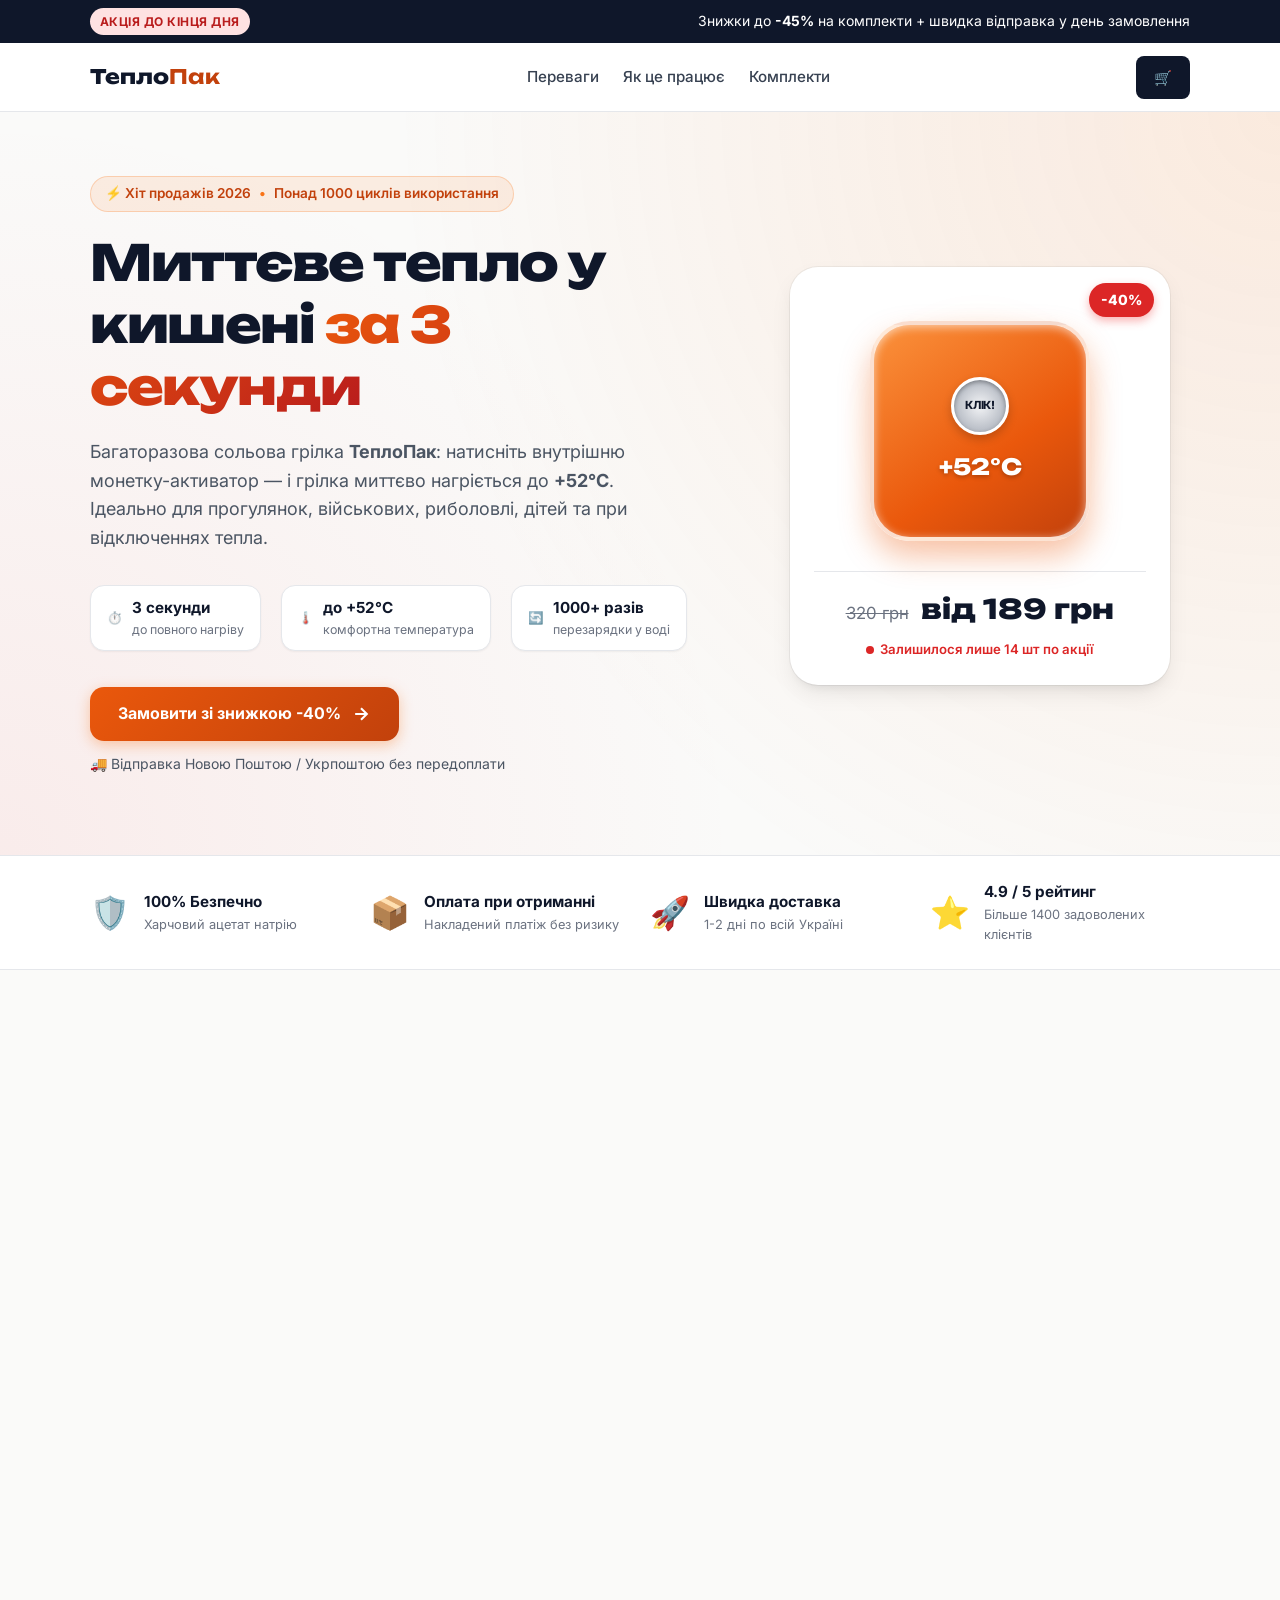
<file: index.html>
<!DOCTYPE html>
<html lang="uk">
<head>
  <meta charset="UTF-8">
  <meta name="viewport" content="width=device-width, initial-scale=1.0">
  <title>ТеплоПак — Багаторазові кишенькові сольові грілки | Швидке тепло за 3 секунди</title>
  <meta name="description" content="Багаторазові сольові грілки для рук та тіла. Миттєве нагрівання до +52°C за одне клацання. Працює до 1000 циклів. Доставка по Україні.">
  <meta name="theme-color" content="#f97316">
  <meta property="og:type" content="website">
  <meta property="og:title" content="ТеплоПак — багаторазові грілки з миттєвим нагрівом">
  <meta property="og:description" content="Миттєве тепло у кишені за 3 секунди. До 1000 циклів, безпечний склад, оплата при отриманні.">
  <meta property="og:locale" content="uk_UA">
  <link rel="icon" href="data:image/svg+xml,<svg xmlns=%22http://www.w3.org/2000/svg%22 viewBox=%220 0 100 100%22><text y=%22.9em%22 font-size=%2290%22>🔥</text></svg>">
  <link rel="preconnect" href="https://fonts.googleapis.com">
  <link rel="preconnect" href="https://fonts.gstatic.com" crossorigin>
  <link href="https://fonts.googleapis.com/css2?family=Inter:wght@400;500;600;700;800&family=Unbounded:wght@600;700;800&display=swap&subset=cyrillic,latin" rel="stylesheet">
  <link rel="stylesheet" href="css/style.css?v=9">

  <!-- Google Analytics 4 -->
  <script async src="https://www.googletagmanager.com/gtag/js?id=G-XXXXXXXXXX"></script>
  <script>
    window.dataLayer = window.dataLayer || [];
    function gtag(){dataLayer.push(arguments);}
    window.gtag = gtag;
    gtag('js', new Date());
    gtag('config', 'G-XXXXXXXXXX', { send_page_view: true });
  </script>
</head>
<body>

  <!-- Top Announcement Bar -->
  <aside class="top-bar">
    <div class="container top-bar__inner">
      <span class="badge badge--pulse">Акція до кінця дня</span>
      <p class="top-bar__text">Знижки до <strong>-45%</strong> на комплекти + швидка відправка у день замовлення</p>
    </div>
  </aside>

  <!-- Header -->
  <header class="header">
    <div class="container header__inner">
      <a href="#" class="logo">
        <span class="logo__text">Тепло<strong>Пак</strong></span>
      </a>

      <nav class="nav">
        <a href="#benefits" class="nav__link">Переваги</a>
        <a href="#how-it-works" class="nav__link">Як це працює</a>
        <a href="#packs" class="nav__link">Комплекти</a>
      </nav>

      <a href="cart.html" class="btn btn--header">🛒 <span class="cart-badge" style="display:none; background:#dc2626; color:#fff; border-radius:999px; padding:2px 7px; font-size:0.75rem; margin-left:4px;"></span></a>
    </div>
  </header>

  <main>

  <!-- Hero Section -->
  <section class="hero">
    <div class="container hero__inner">
      <div class="hero__content">
        <div class="hero__tag">
          <span>⚡ Хіт продажів 2026</span>
          <span class="dot">•</span>
          <span>Понад 1000 циклів використання</span>
        </div>
        <h1 class="hero__title">
          Миттєве тепло у кишені <span class="highlight">за 3 секунди</span>
        </h1>
        <p class="hero__desc">
          Багаторазова сольова грілка <strong>ТеплоПак</strong>: натисніть внутрішню монетку-активатор — і грілка миттєво нагріється до <strong>+52°C</strong>. Ідеально для прогулянок, військових, риболовлі, дітей та при відключеннях тепла.
        </p>

        <div class="hero__highlights">
          <div class="highlight-item">
            <span class="highlight-item__icon">⏱️</span>
            <div>
              <strong>3 секунди</strong>
              <span>до повного нагріву</span>
            </div>
          </div>
          <div class="highlight-item">
            <span class="highlight-item__icon">🌡️</span>
            <div>
              <strong>до +52°C</strong>
              <span>комфортна температура</span>
            </div>
          </div>
          <div class="highlight-item">
            <span class="highlight-item__icon">🔄</span>
            <div>
              <strong>1000+ разів</strong>
              <span>перезарядки у воді</span>
            </div>
          </div>
        </div>

        <div class="hero__actions">
          <a href="#order" class="btn btn--primary btn--pulse">
            <span>Замовити зі знижкою -40%</span>
            <svg width="20" height="20" viewBox="0 0 24 24" fill="none" stroke="currentColor" stroke-width="2.5"><path d="M5 12h14M12 5l7 7-7 7"/></svg>
          </a>
          <span class="hero__guarantee">🚚 Відправка Новою Поштою / Укрпоштою без передоплати</span>
        </div>
      </div>

      <div class="hero__visual">
        <div class="product-card-preview">
          <div class="product-badge">-40%</div>
          <div class="product-visual">
            <!-- SVG warmer visual illustration -->
            <div class="warmer-graphic">
              <div class="warmer-glow"></div>
              <div class="warmer-body">
                <div class="warmer-activator">
                  <div class="activator-click">Клік!</div>
                </div>
                <div class="warmer-waves">
                  <span class="wave w1"></span>
                  <span class="wave w2"></span>
                  <span class="wave w3"></span>
                </div>
                <div class="warmer-temp">+52°C</div>
              </div>
            </div>
          </div>
          <div class="product-meta">
            <div class="product-meta__price">
              <span class="old-price">320 грн</span>
              <span class="current-price">від 189 грн</span>
            </div>
            <div class="product-meta__stock">
              <span class="stock-dot"></span> Залишилося лише 14 шт по акції
            </div>
          </div>
        </div>
      </div>
    </div>
  </section>

  <!-- Trust Badges -->
  <section class="trust-strip">
    <div class="container trust-strip__inner">
      <div class="trust-item">
        <span class="trust-item__icon">🛡️</span>
        <div class="trust-item__text">
          <strong>100% Безпечно</strong>
          <span>Харчовий ацетат натрію</span>
        </div>
      </div>
      <div class="trust-item">
        <span class="trust-item__icon">📦</span>
        <div class="trust-item__text">
          <strong>Оплата при отриманні</strong>
          <span>Накладений платіж без ризику</span>
        </div>
      </div>
      <div class="trust-item">
        <span class="trust-item__icon">🚀</span>
        <div class="trust-item__text">
          <strong>Швидка доставка</strong>
          <span>1-2 дні по всій Україні</span>
        </div>
      </div>
      <div class="trust-item">
        <span class="trust-item__icon">⭐</span>
        <div class="trust-item__text">
          <strong>4.9 / 5 рейтинг</strong>
          <span>Більше 1400 задоволених клієнтів</span>
        </div>
      </div>
    </div>
  </section>

  <!-- Benefits Section -->
  <!-- Pricing Packs -->
  <section class="packs" id="packs">
    <div class="container">
      <div class="section-head">
        <span class="section-tag">Вигідні пропозиції</span>
        <h2 class="section-title">Оберіть свій комплект зі знижкою</h2>
        <p class="section-subtitle">Більше штук — вигідніша ціна за кожну грілку</p>
      </div>

      <div class="packs__grid">
        <!-- Pack 1 -->
        <div class="pack-card" data-pack-id="1">
          <div class="pack-card__header">
            <h3 class="pack-card__title">Комплект «Спробувати»</h3>
            <span class="pack-card__qty">1 штука</span>
          </div>
          <div class="pack-card__pricing">
            <div class="price-block">
              <span class="price-current">189 грн</span>
              <span class="price-old">290 грн</span>
            </div>
            <span class="pack-card__economy">Економія 101 грн</span>
          </div>
          <ul class="pack-card__features">
            <li>✓ 1 багаторазова сольова грілка</li>
            <li>✓ До 1000 циклів використання</li>
            <li>✓ Інструкція в комплекті</li>
            <li>✓ Оплата при отриманні</li>
          </ul>
          <button type="button" class="btn btn--outline select-pack-btn" data-pack="1" data-title="1 шт — Комплект «Спробувати» (189 грн)" data-price="189" data-cart-id="try" data-cart-title="1 шт — Комплект «Спробувати» (189 грн)" data-cart-price="189">
            Додати в кошик
          </button>
          <a href="product-try.html" class="btn btn--outline" style="margin-top: 8px; font-size: 0.85rem;">Детальніше про товар</a>

        </div>

        <!-- Pack 2 (Popular) -->
        <div class="pack-card pack-card--popular" data-pack-id="2">
          <div class="pack-popular-badge">🔥 ХІТ ПРОДАЖІВ</div>
          <div class="pack-card__header">
            <h3 class="pack-card__title">Комплект «Для двох рук»</h3>
            <span class="pack-card__qty">2 штуки</span>
          </div>
          <div class="pack-card__pricing">
            <div class="price-block">
              <span class="price-current">329 грн</span>
              <span class="price-old">580 грн</span>
            </div>
            <span class="pack-card__economy">Економія 251 грн</span>
          </div>
          <ul class="pack-card__features">
            <li>✓ 2 багаторазові грілки (в обидві кишені)</li>
            <li>✓ Всього по <strong>164 грн/шт</strong></li>
            <li>✓ Фірмовий мішечок для зберігання</li>
            <li>✓ Швидка відправка в день замовлення</li>
          </ul>
          <button type="button" class="btn btn--primary select-pack-btn" data-pack="2" data-title="2 шт — Комплект «Для двох рук» (329 грн)" data-price="329" data-cart-id="duo" data-cart-title="2 шт — Комплект «Для двох рук» (329 грн)" data-cart-price="329">
            Додати в кошик
          </button>
          <a href="product-duo.html" class="btn btn--outline" style="margin-top: 8px; font-size: 0.85rem;">Детальніше про товар</a>

        </div>

        <!-- Pack 3 (Family / Army) -->
        <div class="pack-card" data-pack-id="4">
          <div class="pack-card__header">
            <h3 class="pack-card__title">Комплект «Сімейний / Тактичний»</h3>
            <span class="pack-card__qty">4 штуки</span>
          </div>
          <div class="pack-card__pricing">
            <div class="price-block">
              <span class="price-current">549 грн</span>
              <span class="price-old">1160 грн</span>
            </div>
            <span class="pack-card__economy">Економія 611 грн</span>
          </div>
          <ul class="pack-card__features">
            <li>✓ 4 багаторазові грілки</li>
            <li>✓ Всього по <strong>137 грн/шт</strong></li>
            <li>✓ 🎁 <strong>Безкоштовна доставка</strong></li>
            <li>✓ Найкращий вибір для всієї родини або бійців</li>
          </ul>
          <button type="button" class="btn btn--outline select-pack-btn" data-pack="4" data-title="4 шт — Комплект «Сімейний/Тактичний» (549 грн)" data-price="549" data-cart-id="family" data-cart-title="4 шт — Комплект «Сімейний/Тактичний» (549 грн)" data-cart-price="549">
            Додати в кошик
          </button>
          <a href="product-family.html" class="btn btn--outline" style="margin-top: 8px; font-size: 0.85rem;">Детальніше про товар</a>

        </div>
      </div>
    </div>
  </section>


  <section class="benefits" id="benefits">
    <div class="container">
      <div class="section-head">
        <span class="section-tag">Чому обирають ТеплоПак</span>
        <h2 class="section-title">Забудьте про замерзлі руки та холод</h2>
        <p class="section-subtitle">Просте та екологічне рішення, яке рятує взимку та в сиру погоду</p>
      </div>

      <div class="benefits__grid">
        <div class="benefit-card">
          <div class="benefit-card__icon">⚡</div>
          <h3 class="benefit-card__title">Миттєве спрацювання</h3>
          <p class="benefit-card__desc">Достатньо лише злегка перегнути внутрішній металевий тригер, і запускається ланцюгова реакція кристалізації з виділенням тепла.</p>
        </div>

        <div class="benefit-card">
          <div class="benefit-card__icon">♻️</div>
          <h3 class="benefit-card__title">Нескінченне перезаряджання</h3>
          <p class="benefit-card__desc">Після охолодження просто прокип'ятіть грілку в каструлі з водою 5–10 хвилин — і кристали знову перетворяться на прозорий рідкий гель.</p>
        </div>

        <div class="benefit-card">
          <div class="benefit-card__icon">🌿</div>
          <h3 class="benefit-card__title">Екологічно та нетоксично</h3>
          <p class="benefit-card__desc">Всередині — нешкідливий розчин солі (ацетат натрію). Гіпоалергенний, без неприємного запаху та безпечний навіть для дітей.</p>
        </div>

        <div class="benefit-card">
          <div class="benefit-card__icon">🧤</div>
          <h3 class="benefit-card__title">Компактний кишеньковий розмір</h3>
          <p class="benefit-card__desc">Легко вміщується в рукавицю, кишеню куртки, спальний мішок або навіть у взуття. Завжди під рукою у потрібний момент.</p>
        </div>

        <div class="benefit-card">
          <div class="benefit-card__icon">🔋</div>
          <h3 class="benefit-card__title">Автономно без батарейок</h3>
          <p class="benefit-card__desc">Не потрібні розетки, павербанки чи батарейки. Працює в будь-яких польових умовах, у лісі, на блокпостах чи в дорозі.</p>
        </div>

        <div class="benefit-card">
          <div class="benefit-card__icon">❄️</div>
          <h3 class="benefit-card__title">Також працює як холодний компрес</h3>
          <p class="benefit-card__desc">Якщо покласти рідку грілку на 30 хвилин у холодильник (без активації), вона чудово підійде як холодний компрес при забоях і синцях.</p>
        </div>
      </div>
    </div>
  </section>

  <!-- How it Works -->
  <section class="how-it-works" id="how-it-works">
    <div class="container">
      <div class="section-head">
        <span class="section-tag">Проста інструкція</span>
        <h2 class="section-title">Як користуватися грілкою?</h2>
        <p class="section-subtitle">Усього 3 прості кроки для комфортного тепла</p>
      </div>

      <div class="steps-grid">
        <div class="step-card">
          <div class="step-card__number">1</div>
          <h3 class="step-card__title">Натисніть на монетку</h3>
          <p class="step-card__desc">Знайдіть усередині грілки металевий диск-медальйон і злегка перегніть його пальцями до клацання.</p>
        </div>

        <div class="step-card">
          <div class="step-card__number">2</div>
          <h3 class="step-card__title">Насолоджуйтесь теплом</h3>
          <p class="step-card__desc">За 3 секунди розчин кристалізується та нагріється до +52°C. Розімніть її в руках та насолоджуйтеся 60-90 хвилин.</p>
        </div>

        <div class="step-card">
          <div class="step-card__number">3</div>
          <h3 class="step-card__title">Перезарядіть у воді</h3>
          <p class="step-card__desc">Опустіть затверділу грілку в окріп на 5-10 хвилин, доки кристали повністю не розчиняться. Грілка знову готова до роботи!</p>
        </div>
      </div>
    </div>
  </section>

  <!-- Guarantee teaser -->
  <section style="padding: 40px 0; background: var(--gray-50); border-top: 1px solid var(--gray-200); border-bottom: 1px solid var(--gray-200);">
    <div class="container" style="display: flex; align-items: center; justify-content: space-between; gap: 20px; flex-wrap: wrap;">
      <div>
        <h3 style="margin: 0 0 6px; font-size: 1.2rem;">🛡️ Гарантія та повернення</h3>
        <p style="margin: 0; color: var(--gray-600); font-size: 0.95rem;">До 1000 циклів роботи. Повернення протягом 14 днів. Обмін за потреби.</p>
      </div>
      <a href="guarantee.html" class="btn btn--outline" style="width: auto; padding: 12px 24px;">Детальніше</a>
    </div>
  </section>

  <!-- Cart CTA Section -->
  <section class="order-section" id="order">
    <div class="container">
      <div class="order-box" style="grid-template-columns: 1fr; text-align: center; padding: 48px;">
        <div>
          <span class="badge badge--orange">Оформлення замовлення</span>
          <h2 class="order-box__title">Готові замовити? Перейдіть у кошик</h2>
          <p class="order-box__desc">Оберіть комплекти вище, додайте їх у кошик — і заповніть форму доставки.</p>
          <a href="cart.html" class="btn btn--primary btn--pulse" style="font-size: 1.1rem; padding: 16px 32px;">🛒 Перейти в кошик</a>
        </div>
      </div>
    </div>
  </section>

  <!-- FAQ Section -->
  <section class="faq">
    <div class="container">
      <div class="section-head">
        <span class="section-tag">Часті запитання</span>
        <h2 class="section-title">Відповіді на популярні запитання</h2>
      </div>

      <div class="faq__list">
        <details class="faq-item">
          <summary class="faq-item__question">Як довго тримає тепло одна грілка?</summary>
          <div class="faq-item__answer">
            У кишені або рукавичці грілка зберігає комфортне тепло (+48°...+52°C) близько 60–90 хвилин. Якщо загорнути її у тканину або тримати у внутрішній кишені теплої куртки, час тепловіддачі збільшується.
          </div>
        </details>

        <details class="faq-item">
          <summary class="faq-item__question">Чи не обпече вона руки?</summary>
          <div class="faq-item__answer">
            Максимальна температура нагрівання становить близько +52°C — це фізіологічно безпечна температура, яка зігріває, але не спричиняє опіків на шкірі. Вона приємна і повністю комфортна для дорослих та дітей.
          </div>
        </details>

        <details class="faq-item">
          <summary class="faq-item__question">Скільки разів її можна перезаряджати?</summary>
          <div class="faq-item__answer">
            Грілка розрахована на 1000+ циклів використання. Сольовий розчин не втрачає своїх хімічних властивостей при багаторазовому кип'ятінні, а щільний PVC-матеріал є міцним та герметичним.
          </div>
        </details>

        <details class="faq-item">
          <summary class="faq-item__question">Як відбувається доставка та оплата?</summary>
          <div class="faq-item__answer">
            Доставка здійснюється Новою Поштою та Укрпоштою по всій Україні (1–2 дні). Ви можете оплатити замовлення при отриманні на пошті після огляду товару або одразу на розрахунковий рахунок.
          </div>
        </details>
      </div>
    </div>
  </section>

  </main>

  <!-- Footer -->
  <footer class="footer">
    <div class="container footer__inner">
      <div class="footer__brand">
        <div class="logo">
          <span class="logo__text">Тепло<strong>Пак</strong></span>
        </div>
        <p class="footer__copy">© 2026 ТеплоПак. Багаторазові сольові грілки в Україні. Усі права захищено.</p>
        <p class="footer__copy"><a href="privacy.html" style="color: inherit; text-decoration: underline;">Політика конфіденційності</a> · <a href="guarantee.html" style="color: inherit; text-decoration: underline;">Гарантія і повернення</a></p>
      </div>

      <div class="footer__info">
        <p>Графік роботи Call-центру: щодня з 09:00 до 20:00</p>
        <p>Відправки щодня до 17:00</p>
      </div>
    </div>
  </footer>

  <!-- Mobile sticky CTA -->
  <div class="mobile-cta">
    <div class="mobile-cta__price">
      <span>Ціна від</span>
      <strong>189 грн</strong>
    </div>
    <a href="#order" class="btn btn--primary mobile-cta__btn">Замовити</a>
  </div>

  <!-- Success Modal -->
  <div class="modal" id="successModal">
    <div class="modal__overlay" id="modalOverlay"></div>
    <div class="modal__content">
      <div class="modal__icon">🎉</div>
      <h3 class="modal__title">Дякуємо за замовлення!</h3>
      <p class="modal__desc">
        Ми успішно отримали вашу заявку. Наш менеджер зателефонує вам найближчим часом для підтвердження та відправки.
      </p>
      <div class="modal__details" id="modalDetails">
        <!-- Injected via JS -->
      </div>
      <button type="button" class="btn btn--primary" id="closeModalBtn">Зрозуміло</button>
    </div>
  </div>

  <script src="js/config.js?v=7" defer></script>
  <script src="js/cart.js?v=3" defer></script>
  <script src="js/app.js?v=21" defer></script>
</body>
</html>
</file>
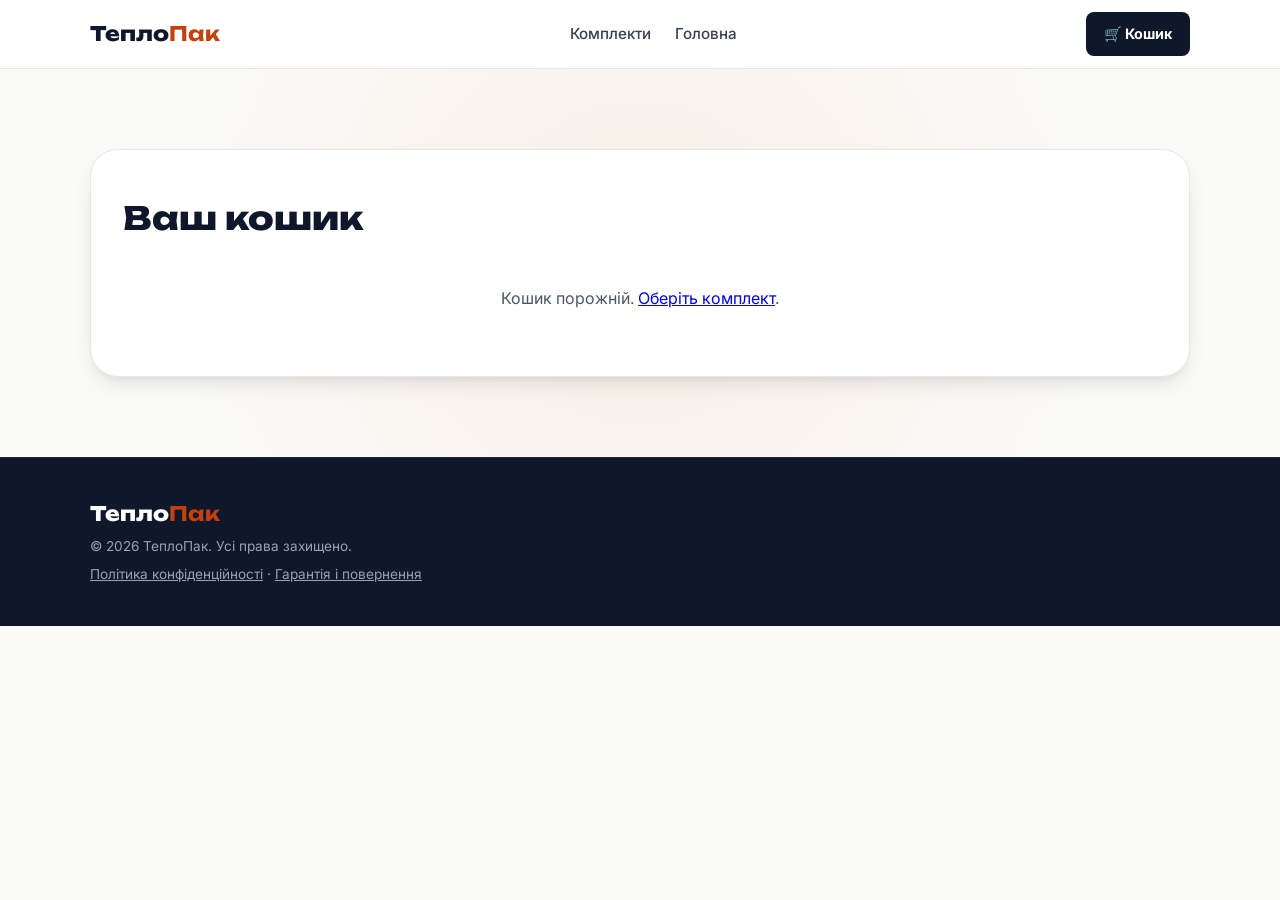
<file: cart.html>
<!DOCTYPE html>
<html lang="uk">
<head>
  <meta charset="UTF-8">
  <meta name="viewport" content="width=device-width, initial-scale=1.0">
  <title>Кошик — ТеплоПак</title>
  <meta name="description" content="Кошик замовлень ТеплоПак. Оформіть доставку сольових грілок.">
  <meta name="theme-color" content="#f97316">
  <link rel="preconnect" href="https://fonts.googleapis.com">
  <link rel="preconnect" href="https://fonts.gstatic.com" crossorigin>
  <link href="https://fonts.googleapis.com/css2?family=Inter:wght@400;500;600;700;800&family=Unbounded:wght@600;700;800&display=swap&subset=cyrillic,latin" rel="stylesheet">
  <link rel="stylesheet" href="css/style.css?v=9">
</head>
<body>
  <header class="header">
    <div class="container header__inner">
      <a href="index.html" class="logo">
        <span class="logo__text">Тепло<strong>Пак</strong></span>
      </a>
      <nav class="nav">
        <a href="index.html#packs" class="nav__link">Комплекти</a>
        <a href="index.html" class="nav__link">Головна</a>
      </nav>
      <a href="cart.html" class="btn btn--header">🛒 Кошик <span class="cart-badge" style="display:none;"></span></a>
    </div>
  </header>

  <section class="order-section" id="order">
    <div class="container">
      <div class="order-box" style="grid-template-columns: 1fr;">
        <div class="order-box__form" style="padding: 32px;">
          <h2 class="order-box__title" style="margin-bottom: 16px;">Ваш кошик</h2>

          <div id="cartItems"></div>
          <div id="cartEmpty" style="text-align: center; padding: 32px 0; color: var(--gray-600);">
            Кошик порожній. <a href="index.html#packs">Оберіть комплект</a>.
          </div>
          <div id="cartTotal" style="font-size: 1.3rem; font-weight: 800; margin: 16px 0; display: none;">
            До сплати: <span style="color: var(--accent-red);"></span> грн
          </div>

          <form id="orderForm" class="form" style="display: none; margin-top: 32px;">
            <input type="hidden" name="selected_pack" id="selectedPackInput" value="">
            <input type="hidden" name="pack_price" id="packPriceInput" value="">
            <select id="packSelect" style="display:none;"><option value="1" data-price="189">1</option></select>

            <div class="form-group">
              <label for="userName" class="form-label">Ваше ім'я *</label>
              <input type="text" id="userName" name="name" class="form-input" placeholder="Наприклад: Олександр" required autocomplete="given-name">
            </div>

            <div class="form-group" id="patronymicGroup" style="display:none;">
              <label for="userPatronymic" class="form-label">По батькові *</label>
              <input type="text" id="userPatronymic" name="patronymic" class="form-input" placeholder="Наприклад: Іванович" autocomplete="additional-name">
              <small class="form-help">Обов'язково для адресної доставки</small>
            </div>

            <div class="form-group">
              <label for="userPhone" class="form-label">Номер телефону *</label>
              <input type="tel" id="userPhone" name="phone" class="form-input" placeholder="+38 (0__) ___-__-__" required autocomplete="tel">
              <small class="form-help">Для підтвердження та надсилання ТТН</small>
            </div>

            <div class="form-group autocomplete" id="cityGroup">
              <label for="userCity" class="form-label">Населений пункт *</label>
              <input type="text" id="userCity" name="city" class="form-input" placeholder="Почніть вводити: Київ, Львів..." required autocomplete="off">
              <div class="autocomplete-list" id="citySuggestions"></div>
            </div>

            <div class="form-group" id="carrierGroup" style="display:none;">
              <label for="carrierSelect" class="form-label">Перевізник *</label>
              <select id="carrierSelect" class="form-select" required>
                <option value="">Завантаження…</option>
              </select>
            </div>

            <div class="form-group" id="deliveryTypeGroup" style="display:none;">
              <label class="form-label">Спосіб доставки *</label>
              <div class="delivery-options">
                <label class="radio-option">
                  <input type="radio" name="deliveryType" value="branch" checked>
                  <span class="radio-custom"></span>
                  <span class="radio-label">Відділення</span>
                </label>
                <label class="radio-option">
                  <input type="radio" name="deliveryType" value="postomat">
                  <span class="radio-custom"></span>
                  <span class="radio-label">Поштомат</span>
                </label>
                <label class="radio-option">
                  <input type="radio" name="deliveryType" value="address">
                  <span class="radio-custom"></span>
                  <span class="radio-label">Адресна доставка кур'єром</span>
                </label>
              </div>
            </div>

            <div class="form-group autocomplete" id="branchGroup" style="display:none;">
              <label for="userBranch" class="form-label">Відділення / поштомат *</label>
              <input type="text" id="userBranch" name="branch" class="form-input" placeholder="Спочатку оберіть населений пункт" required autocomplete="off">
              <div class="autocomplete-list" id="branchSuggestions"></div>
            </div>

            <div class="form-group" id="addressGroup" style="display:none;">
              <label for="userStreet" class="form-label">Вулиця *</label>
              <input type="text" id="userStreet" name="street" class="form-input" placeholder="Наприклад: вул. Шевченка">
              <div class="form-row">
                <div class="form-group form-group--half">
                  <label for="userHouse" class="form-label">Будинок *</label>
                  <input type="text" id="userHouse" name="house" class="form-input" placeholder="10">
                </div>
                <div class="form-group form-group--half">
                  <label for="userFlat" class="form-label">Квартира</label>
                  <input type="text" id="userFlat" name="flat" class="form-input" placeholder="5">
                </div>
              </div>
            </div>

            <div class="form-group" id="paymentGroup" style="display:none;">
              <label class="form-label">Спосіб оплати *</label>
              <div class="payment-options">
                <label class="radio-option">
                  <input type="radio" name="payment" value="Накладений платіж (при отриманні)" checked>
                  <span class="radio-custom"></span>
                  <span class="radio-label">Накладений платіж (при отриманні)</span>
                </label>
                <label class="radio-option">
                  <input type="radio" name="payment" value="Оплата на картку / IBAN">
                  <span class="radio-custom"></span>
                  <span class="radio-label">Оплата на розрахунковий рахунок (IBAN)</span>
                </label>
              </div>
              <small class="form-help">Вартість доставки — за тарифом обраного перевізника.</small>
            </div>

            <div class="form-group" id="commentGroup" style="display:none;">
              <label for="userComment" class="form-label">Коментар до замовлення (необов'язково)</label>
              <textarea id="userComment" name="comment" class="form-textarea" rows="2" placeholder="Додаткові побажання чи деталі"></textarea>
            </div>

            <button type="submit" class="btn btn--primary btn--shimmer" id="submitBtn" style="width:100%; padding: 10px 20px; font-size: 0.95rem; margin: 16px 0 12px;">
              <span class="btn-text">🔥 ПІДТВЕРДИТИ ЗАМОВЛЕННЯ</span>
              <span class="btn-loader" style="display: none;">
                <svg class="spinner" viewBox="0 0 50 50"><circle class="path" cx="25" cy="25" r="20" fill="none" stroke-width="5"></circle></svg>
                Відправка...
              </span>
            </button>

            <div class="form-security">
              <span>🔒 Ваші дані захищені. Жодного спаму.</span>
            </div>
          </form>
        </div>
      </div>
    </div>
  </section>

  <div class="modal" id="successModal">
    <div class="modal__overlay" id="modalOverlay"></div>
    <div class="modal__content">
      <div class="modal__icon">✅</div>
      <h3 class="modal__title">Дякуємо за замовлення!</h3>
      <p class="modal__desc">Наш менеджер зв'яжеться з вами протягом 10–15 хвилин.</p>
      <div class="modal__details" id="modalDetails"></div>
      <button class="btn btn--primary" id="closeModalBtn">Зрозуміло</button>
    </div>
  </div>

  <footer class="footer">
    <div class="container footer__inner">
      <div>
        <div class="logo">
            <span class="logo__text">Тепло<strong>Пак</strong></span>
        </div>
        <p class="footer__copy">© 2026 ТеплоПак. Усі права захищено.</p>
        <p class="footer__copy"><a href="privacy.html" style="color: inherit; text-decoration: underline;">Політика конфіденційності</a> · <a href="guarantee.html" style="color: inherit; text-decoration: underline;">Гарантія і повернення</a></p>
      </div>
    </div>
  </footer>

  <script src="js/config.js?v=7" defer></script>
  <script src="js/cart.js?v=3" defer></script>
  <script src="js/app.js?v=21" defer></script>
  <script>
    // Render cart items
    document.addEventListener('DOMContentLoaded', () => {
      const container = document.getElementById('cartItems');
      const empty = document.getElementById('cartEmpty');
      const totalEl = document.getElementById('cartTotal');
      const form = document.getElementById('orderForm');

      function render() {
        const cart = window.TeploCart.get();
        container.innerHTML = '';
        if (cart.length === 0) {
          empty.style.display = 'block';
          totalEl.style.display = 'none';
          form.style.display = 'none';
          return;
        }
        empty.style.display = 'none';
        form.style.display = 'block';
        totalEl.style.display = 'block';
        totalEl.querySelector('span').textContent = window.TeploCart.total();

        cart.forEach(item => {
          const row = document.createElement('div');
          row.style.cssText = 'display:flex;align-items:center;justify-content:space-between;gap:12px;padding:12px;border:1px solid var(--gray-200);border-radius:8px;margin-bottom:8px;';

          const info = document.createElement('div');
          info.style.flex = '1';
          const title = document.createElement('div');
          title.style.cssText = 'font-weight:600;font-size:0.95rem;';
          title.textContent = item.title;
          const sub = document.createElement('div');
          sub.style.cssText = 'color:var(--gray-500);font-size:0.85rem;';
          sub.textContent = item.price + ' грн × ' + item.qty;
          info.appendChild(title);
          info.appendChild(sub);

          const controls = document.createElement('div');
          controls.style.cssText = 'display:flex;align-items:center;gap:8px;';

          function makeBtn(label, action, extraStyle) {
            const b = document.createElement('button');
            b.type = 'button';
            b.className = 'btn btn--outline';
            b.style.cssText = 'padding:4px 10px;' + (extraStyle || '');
            b.textContent = label;
            b.setAttribute('data-action', action);
            b.setAttribute('data-id', item.id);
            return b;
          }

          controls.appendChild(makeBtn('−', 'dec'));
          const qtySpan = document.createElement('span');
          qtySpan.style.cssText = 'min-width:24px;text-align:center;font-weight:700;';
          qtySpan.textContent = item.qty;
          controls.appendChild(qtySpan);
          controls.appendChild(makeBtn('+', 'inc'));
          const rmBtn = makeBtn('✕', 'rm', 'color:#dc2626;border-color:#dc2626;');
          controls.appendChild(rmBtn);

          row.appendChild(info);
          row.appendChild(controls);
          container.appendChild(row);
        });

        container.querySelectorAll('button[data-action]').forEach(btn => {
          btn.addEventListener('click', () => {
            const id = btn.getAttribute('data-id');
            const action = btn.getAttribute('data-action');
            const cart = window.TeploCart.get();
            const it = cart.find(x => x.id === id);
            if (!it) return;
            if (action === 'inc') window.TeploCart.updateQty(id, it.qty + 1);
            else if (action === 'dec') window.TeploCart.updateQty(id, it.qty - 1);
            else if (action === 'rm') window.TeploCart.remove(id);
            render();
          });
        });
      }

      render();
      window.addEventListener('cart:changed', render);
    });
  </script>
</body>
</html>
</file>
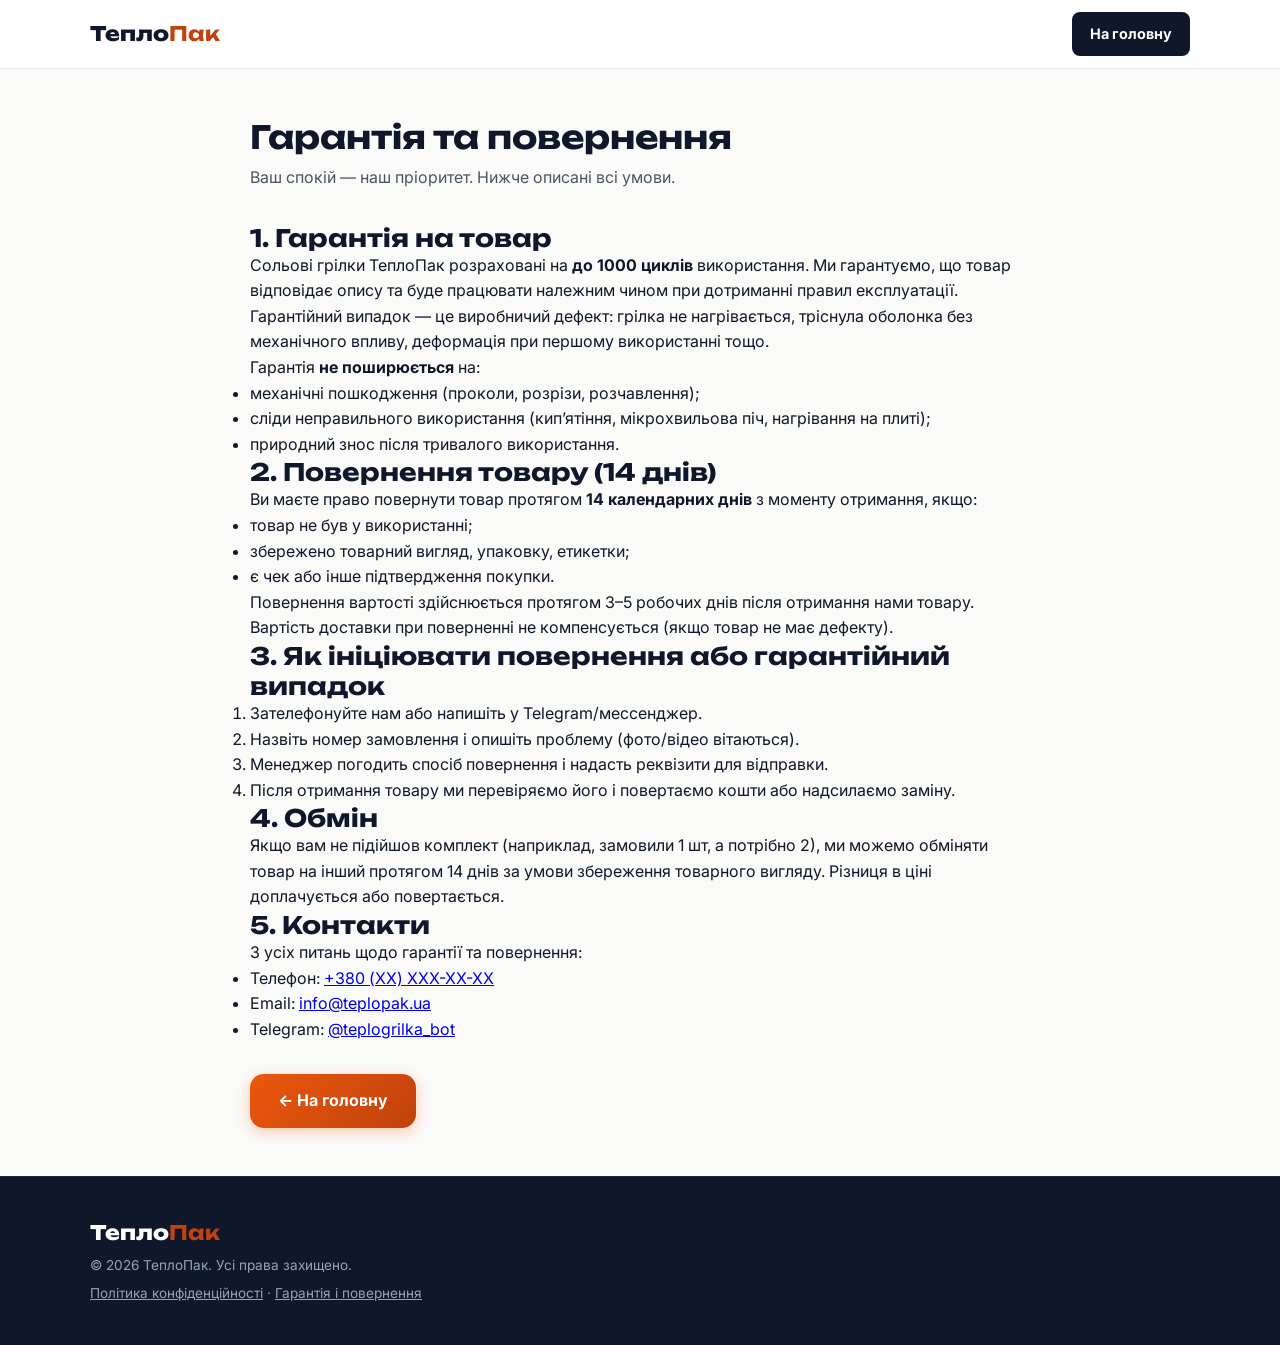
<file: guarantee.html>
<!DOCTYPE html>
<html lang="uk">
<head>
  <meta charset="UTF-8">
  <meta name="viewport" content="width=device-width, initial-scale=1.0">
  <title>Гарантія та повернення — ТеплоПак</title>
  <meta name="description" content="Умови гарантії та повернення товару ТеплоПак: 14 днів на повернення, гарантія на 1000 циклів, порядок дій.">
  <meta name="theme-color" content="#f97316">
  <link rel="preconnect" href="https://fonts.googleapis.com">
  <link rel="preconnect" href="https://fonts.gstatic.com" crossorigin>
  <link href="https://fonts.googleapis.com/css2?family=Inter:wght@400;500;600;700;800&family=Unbounded:wght@600;700;800&display=swap&subset=cyrillic,latin" rel="stylesheet">
  <link rel="stylesheet" href="css/style.css?v=9">
</head>
<body>
  <header class="header">
    <div class="container header__inner">
      <a href="index.html" class="logo">
        <span class="logo__text">Тепло<strong>Пак</strong></span>
      </a>
      <a href="index.html" class="btn btn--header">На головну</a>
    </div>
  </header>

  <main class="container" style="max-width: 820px; padding: 48px 20px;">
    <h1 style="margin-bottom: 8px;">Гарантія та повернення</h1>
    <p style="color: var(--gray-600); margin-bottom: 32px;">Ваш спокій — наш пріоритет. Нижче описані всі умови.</p>

    <h2>1. Гарантія на товар</h2>
    <p>Сольові грілки ТеплоПак розраховані на <strong>до 1000 циклів</strong> використання. Ми гарантуємо, що товар відповідає опису та буде працювати належним чином при дотриманні правил експлуатації.</p>
    <p>Гарантійний випадок — це виробничий дефект: грілка не нагрівається, тріснула оболонка без механічного впливу, деформація при першому використанні тощо.</p>
    <p>Гарантія <strong>не поширюється</strong> на:</p>
    <ul>
      <li>механічні пошкодження (проколи, розрізи, розчавлення);</li>
      <li>сліди неправильного використання (кипʼятіння, мікрохвильова піч, нагрівання на плиті);</li>
      <li>природний знос після тривалого використання.</li>
    </ul>

    <h2>2. Повернення товару (14 днів)</h2>
    <p>Ви маєте право повернути товар протягом <strong>14 календарних днів</strong> з моменту отримання, якщо:</p>
    <ul>
      <li>товар не був у використанні;</li>
      <li>збережено товарний вигляд, упаковку, етикетки;</li>
      <li>є чек або інше підтвердження покупки.</li>
    </ul>
    <p>Повернення вартості здійснюється протягом 3–5 робочих днів після отримання нами товару. Вартість доставки при поверненні не компенсується (якщо товар не має дефекту).</p>

    <h2>3. Як ініціювати повернення або гарантійний випадок</h2>
    <ol>
      <li>Зателефонуйте нам або напишіть у Telegram/мессенджер.</li>
      <li>Назвіть номер замовлення і опишіть проблему (фото/відео вітаються).</li>
      <li>Менеджер погодить спосіб повернення і надасть реквізити для відправки.</li>
      <li>Після отримання товару ми перевіряємо його і повертаємо кошти або надсилаємо заміну.</li>
    </ol>

    <h2>4. Обмін</h2>
    <p>Якщо вам не підійшов комплект (наприклад, замовили 1 шт, а потрібно 2), ми можемо обміняти товар на інший протягом 14 днів за умови збереження товарного вигляду. Різниця в ціні доплачується або повертається.</p>

    <h2>5. Контакти</h2>
    <p>З усіх питань щодо гарантії та повернення:</p>
    <ul>
      <li>Телефон: <a href="tel:+380XXXXXXXXX">+380 (XX) XXX-XX-XX</a></li>
      <li>Email: <a href="mailto:info@teplopak.ua">info@teplopak.ua</a></li>
      <li>Telegram: <a href="https://t.me/teplogrilka_bot">@teplogrilka_bot</a></li>
    </ul>
    <p style="margin-top: 32px;"><a href="index.html" class="btn btn--primary">← На головну</a></p>
  </main>

  <footer class="footer">
    <div class="container footer__inner">
      <div>
        <div class="logo">
            <span class="logo__text">Тепло<strong>Пак</strong></span>
        </div>
        <p class="footer__copy">© 2026 ТеплоПак. Усі права захищено.</p>
        <p class="footer__copy"><a href="privacy.html" style="color: inherit; text-decoration: underline;">Політика конфіденційності</a> · <a href="guarantee.html" style="color: inherit; text-decoration: underline;">Гарантія і повернення</a></p>
      </div>
    </div>
  </footer>
  <script src="js/cart.js?v=3" defer></script>
</body>
</html>
</file>
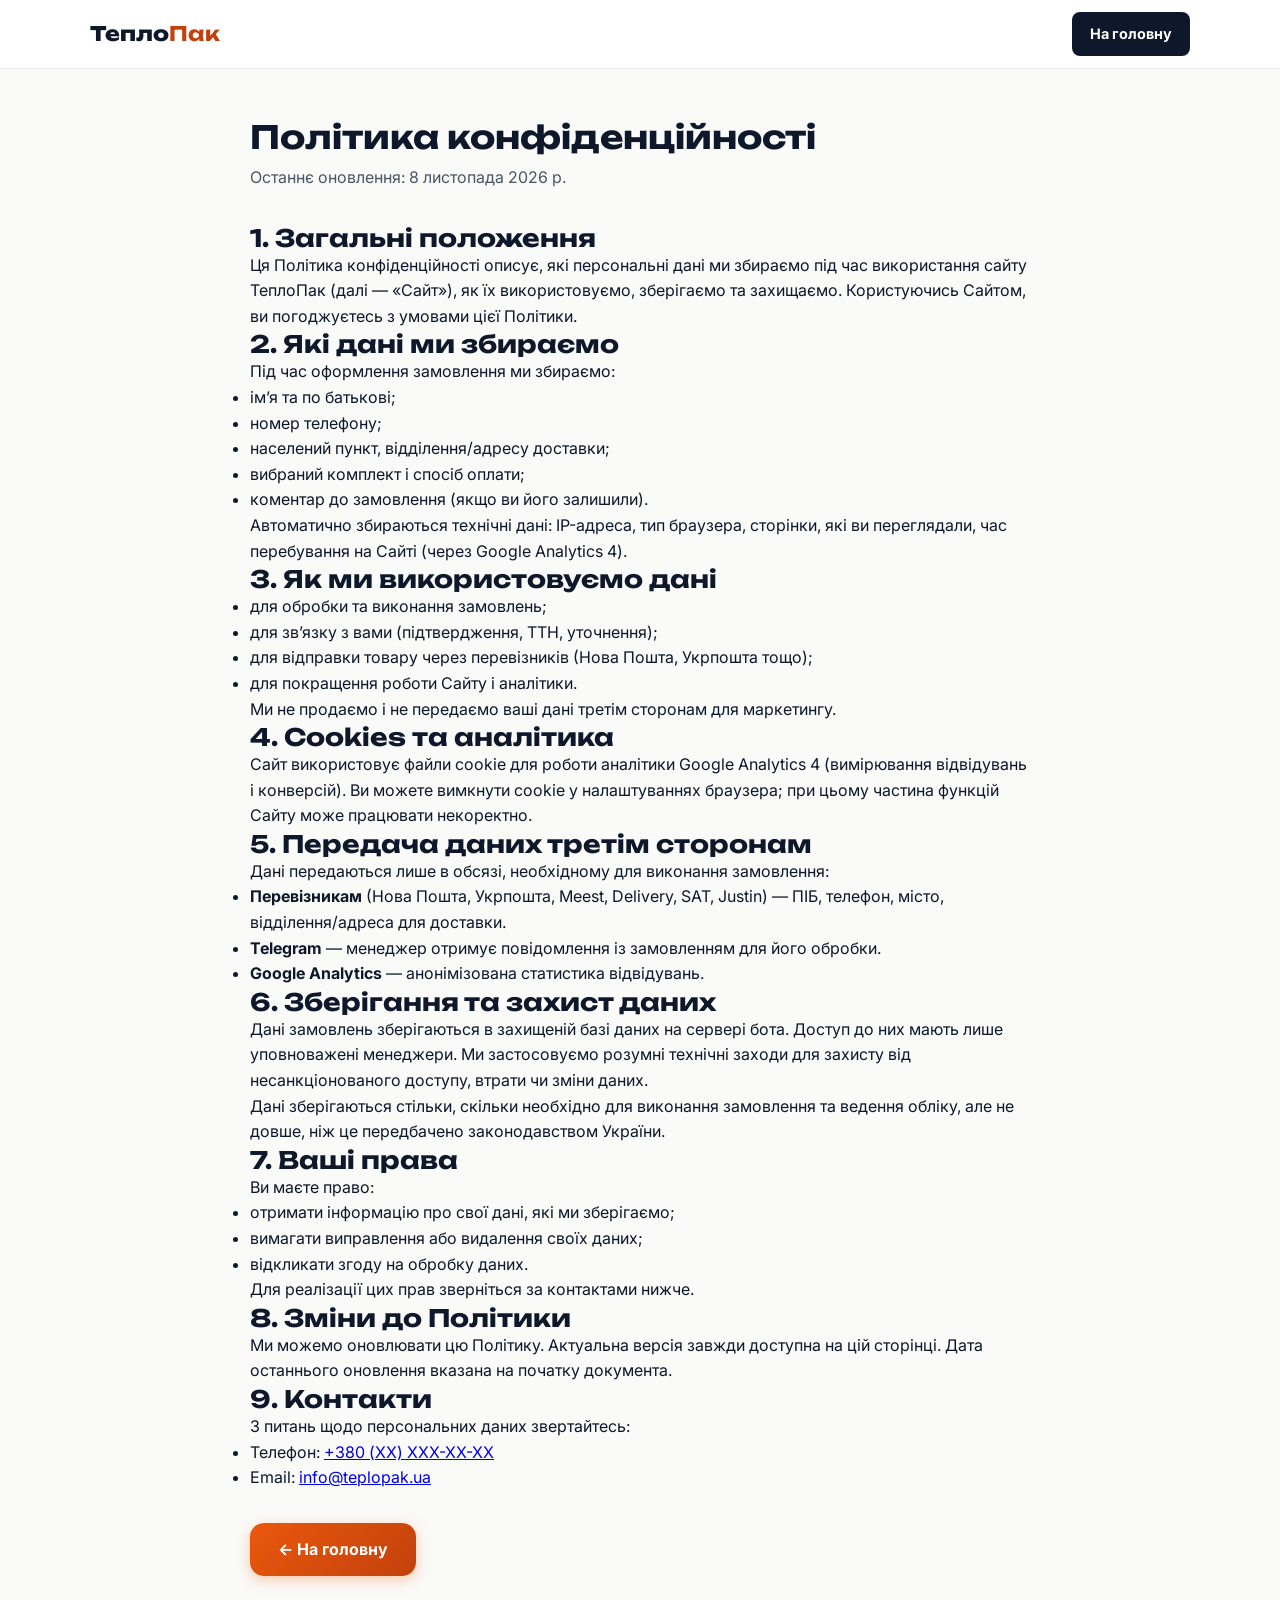
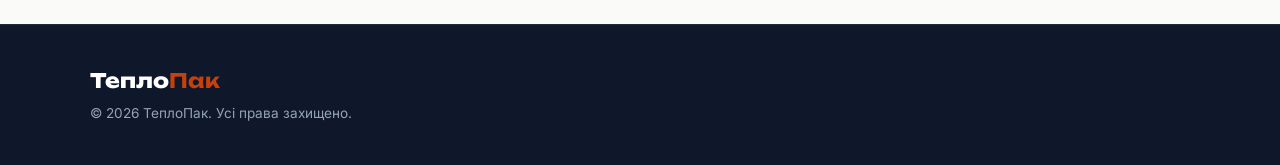
<file: privacy.html>
<!DOCTYPE html>
<html lang="uk">
<head>
  <meta charset="UTF-8">
  <meta name="viewport" content="width=device-width, initial-scale=1.0">
  <title>Політика конфіденційності — ТеплоПак</title>
  <meta name="description" content="Політика конфіденційності сайту ТеплоПак: які дані ми збираємо, як використовуємо і захищаємо.">
  <meta name="theme-color" content="#f97316">
  <link rel="preconnect" href="https://fonts.googleapis.com">
  <link rel="preconnect" href="https://fonts.gstatic.com" crossorigin>
  <link href="https://fonts.googleapis.com/css2?family=Inter:wght@400;500;600;700;800&family=Unbounded:wght@600;700;800&display=swap&subset=cyrillic,latin" rel="stylesheet">
  <link rel="stylesheet" href="css/style.css?v=9">
</head>
<body>
  <header class="header">
    <div class="container header__inner">
      <a href="index.html" class="logo">
        <span class="logo__text">Тепло<strong>Пак</strong></span>
      </a>
      <a href="index.html" class="btn btn--header">На головну</a>
    </div>
  </header>

  <main class="container" style="max-width: 820px; padding: 48px 20px;">
    <h1 style="margin-bottom: 8px;">Політика конфіденційності</h1>
    <p style="color: var(--gray-600); margin-bottom: 32px;">Останнє оновлення: 8 листопада 2026 р.</p>

    <h2>1. Загальні положення</h2>
    <p>Ця Політика конфіденційності описує, які персональні дані ми збираємо під час використання сайту ТеплоПак (далі — «Сайт»), як їх використовуємо, зберігаємо та захищаємо. Користуючись Сайтом, ви погоджуєтесь з умовами цієї Політики.</p>

    <h2>2. Які дані ми збираємо</h2>
    <p>Під час оформлення замовлення ми збираємо:</p>
    <ul>
      <li>імʼя та по батькові;</li>
      <li>номер телефону;</li>
      <li>населений пункт, відділення/адресу доставки;</li>
      <li>вибраний комплект і спосіб оплати;</li>
      <li>коментар до замовлення (якщо ви його залишили).</li>
    </ul>
    <p>Автоматично збираються технічні дані: IP-адреса, тип браузера, сторінки, які ви переглядали, час перебування на Сайті (через Google Analytics 4).</p>

    <h2>3. Як ми використовуємо дані</h2>
    <ul>
      <li>для обробки та виконання замовлень;</li>
      <li>для звʼязку з вами (підтвердження, ТТН, уточнення);</li>
      <li>для відправки товару через перевізників (Нова Пошта, Укрпошта тощо);</li>
      <li>для покращення роботи Сайту і аналітики.</li>
    </ul>
    <p>Ми не продаємо і не передаємо ваші дані третім сторонам для маркетингу.</p>

    <h2>4. Cookies та аналітика</h2>
    <p>Сайт використовує файли cookie для роботи аналітики Google Analytics 4 (вимірювання відвідувань і конверсій). Ви можете вимкнути cookie у налаштуваннях браузера; при цьому частина функцій Сайту може працювати некоректно.</p>

    <h2>5. Передача даних третім сторонам</h2>
    <p>Дані передаються лише в обсязі, необхідному для виконання замовлення:</p>
    <ul>
      <li><strong>Перевізникам</strong> (Нова Пошта, Укрпошта, Meest, Delivery, SAT, Justin) — ПІБ, телефон, місто, відділення/адреса для доставки.</li>
      <li><strong>Telegram</strong> — менеджер отримує повідомлення із замовленням для його обробки.</li>
      <li><strong>Google Analytics</strong> — анонімізована статистика відвідувань.</li>
    </ul>

    <h2>6. Зберігання та захист даних</h2>
    <p>Дані замовлень зберігаються в захищеній базі даних на сервері бота. Доступ до них мають лише уповноважені менеджери. Ми застосовуємо розумні технічні заходи для захисту від несанкціонованого доступу, втрати чи зміни даних.</p>
    <p>Дані зберігаються стільки, скільки необхідно для виконання замовлення та ведення обліку, але не довше, ніж це передбачено законодавством України.</p>

    <h2>7. Ваші права</h2>
    <p>Ви маєте право:</p>
    <ul>
      <li>отримати інформацію про свої дані, які ми зберігаємо;</li>
      <li>вимагати виправлення або видалення своїх даних;</li>
      <li>відкликати згоду на обробку даних.</li>
    </ul>
    <p>Для реалізації цих прав зверніться за контактами нижче.</p>

    <h2>8. Зміни до Політики</h2>
    <p>Ми можемо оновлювати цю Політику. Актуальна версія завжди доступна на цій сторінці. Дата останнього оновлення вказана на початку документа.</p>

    <h2>9. Контакти</h2>
    <p>З питань щодо персональних даних звертайтесь:</p>
    <ul>
      <li>Телефон: <a href="tel:+380XXXXXXXXX">+380 (XX) XXX-XX-XX</a></li>
      <li>Email: <a href="mailto:info@teplopak.ua">info@teplopak.ua</a></li>
    </ul>
    <p style="margin-top: 32px;"><a href="index.html" class="btn btn--primary">← На головну</a></p>
  </main>

  <footer class="footer">
    <div class="container footer__inner">
      <div>
        <div class="logo">
            <span class="logo__text">Тепло<strong>Пак</strong></span>
        </div>
        <p class="footer__copy">© 2026 ТеплоПак. Усі права захищено.</p>
      </div>
    </div>
  </footer>
  <script src="js/cart.js?v=3" defer></script>
</body>
</html>
</file>
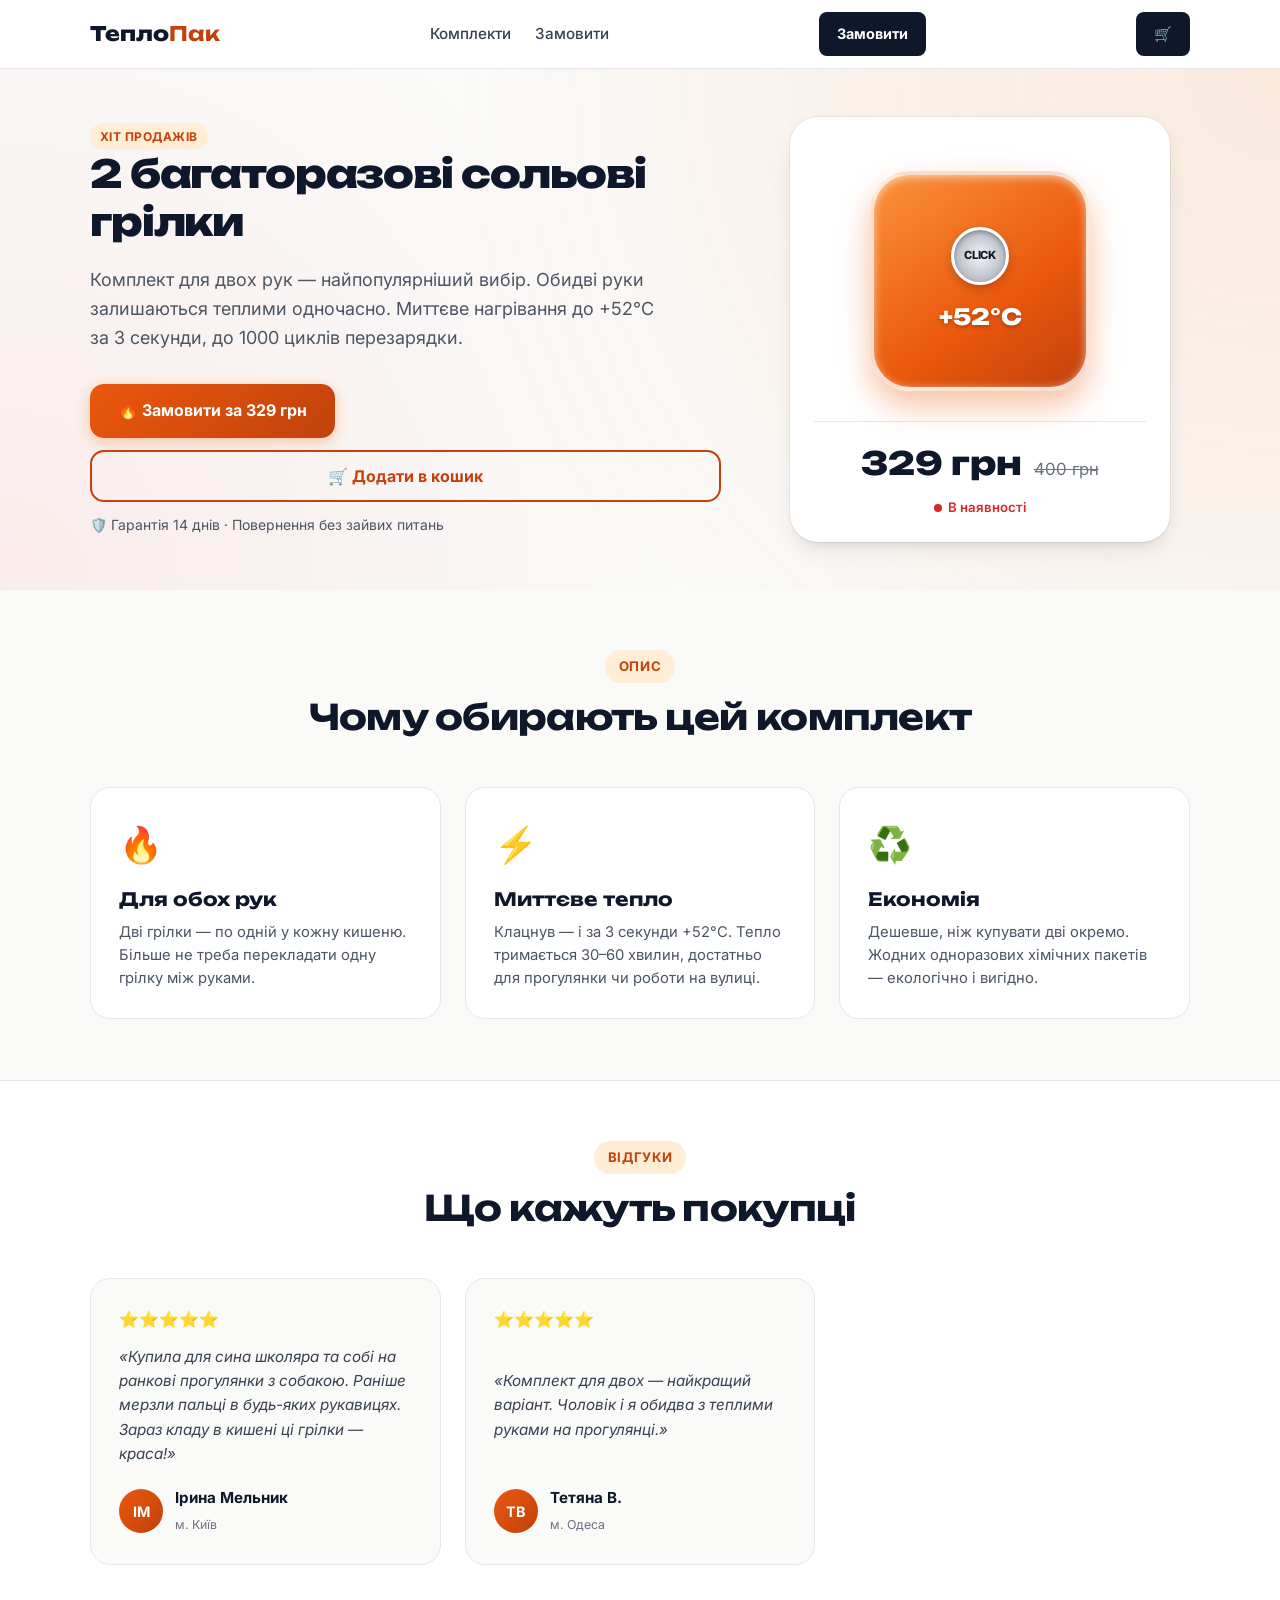
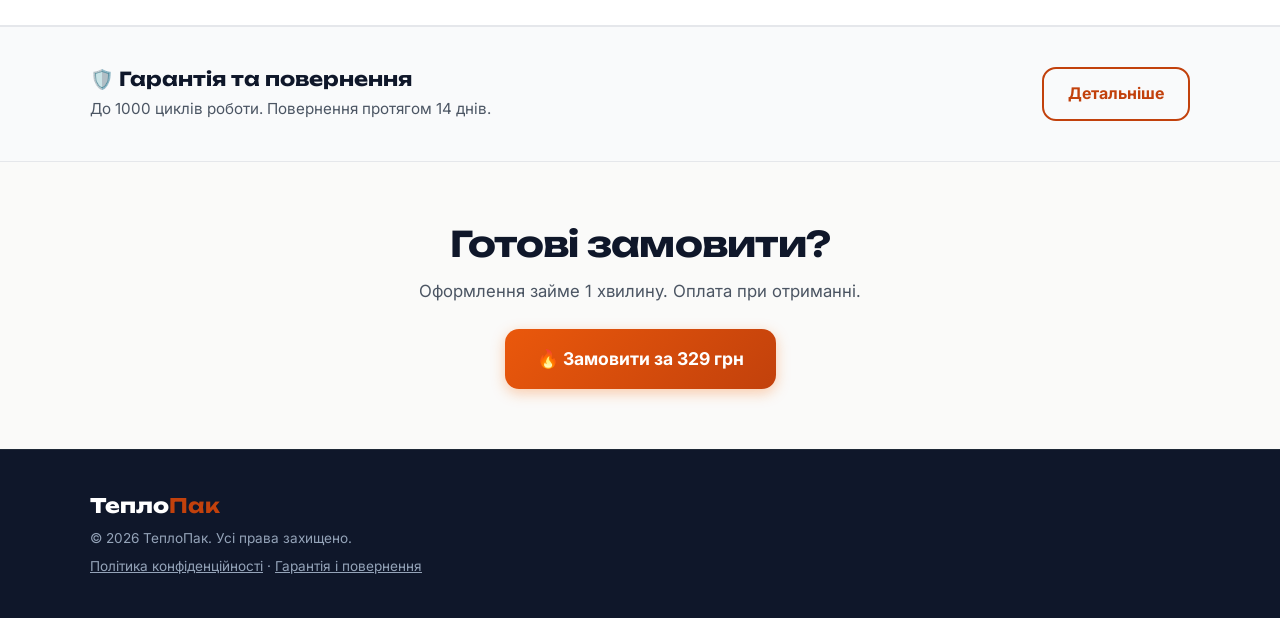
<file: product-duo.html>
<!DOCTYPE html>
<html lang="uk">
<head>
  <meta charset="UTF-8">
  <meta name="viewport" content="width=device-width, initial-scale=1.0">
  <title>Комплект «Для двох рук» (2 шт) — ТеплоПак</title>
  <meta name="description" content="2 багаторазові сольові грілки ТеплоПак для двох рук. Миттєве тепло за 3 секунди, до 1000 циклів. 329 грн.">
  <meta name="theme-color" content="#f97316">
  <link rel="preconnect" href="https://fonts.googleapis.com">
  <link rel="preconnect" href="https://fonts.gstatic.com" crossorigin>
  <link href="https://fonts.googleapis.com/css2?family=Inter:wght@400;500;600;700;800&family=Unbounded:wght@600;700;800&display=swap&subset=cyrillic,latin" rel="stylesheet">
  <link rel="stylesheet" href="css/style.css?v=9">
</head>
<body>
  <header class="header">
    <div class="container header__inner">
      <a href="index.html" class="logo">
        <span class="logo__text">Тепло<strong>Пак</strong></span>
      </a>
      <nav class="nav">
        <a href="index.html#packs" class="nav__link">Комплекти</a>
        <a href="index.html#order" class="nav__link">Замовити</a>
      </nav>
      <a href="index.html?pack=2#order" class="btn btn--header">Замовити</a>
      <a href="cart.html" class="btn btn--header">🛒 <span class="cart-badge" style="display:none; background:#dc2626; color:#fff; border-radius:999px; padding:2px 7px; font-size:0.75rem; margin-left:4px;"></span></a>
    </div>
  </header>

  <section class="hero" style="padding: 48px 0;">
    <div class="container hero__inner">
      <div class="hero__content">
        <span class="badge badge--orange">Хіт продажів</span>
        <h1 class="hero__title" style="font-size: 2.4rem;">2 багаторазові сольові грілки</h1>
        <p class="hero__desc">Комплект для двох рук — найпопулярніший вибір. Обидві руки залишаються теплими одночасно. Миттєве нагрівання до +52°C за 3 секунди, до 1000 циклів перезарядки.</p>
        <div class="hero__actions">
          <a href="index.html?pack=2#order" class="btn btn--primary btn--pulse">🔥 Замовити за 329 грн</a>
          <button type="button" class="btn btn--outline" data-cart-add data-cart-id="duo" data-cart-title="2 шт — Комплект «Для двох рук» (329 грн)" data-cart-price="329" onclick="TeploCart.add({id:this.dataset.cartId,title:this.dataset.cartTitle,price:this.dataset.cartPrice,qty:1}); this.textContent='Додано ✓';">🛒 Додати в кошик</button>
          <p class="hero__guarantee">🛡️ Гарантія 14 днів · Повернення без зайвих питань</p>
        </div>
      </div>
      <div class="hero__visual">
        <div class="product-card-preview">
          <div class="product-visual">
            <div class="warmer-graphic">
              <div class="warmer-glow"></div>
              <div class="warmer-body">
                <div class="warmer-activator"><span class="activator-click">Click</span></div>
                <div class="warmer-temp">+52°C</div>
              </div>
            </div>
          </div>
          <div class="product-meta">
            <div class="product-meta__price">
              <span class="current-price" style="font-size: 2rem; font-weight: 800;">329 грн</span>
              <span class="old-price">400 грн</span>
            </div>
            <div class="product-meta__stock"><span class="stock-dot"></span> В наявності</div>
          </div>
        </div>
      </div>
    </div>
  </section>

  <section class="benefits" style="padding: 60px 0;">
    <div class="container">
      <div class="section-head">
        <span class="section-tag">Опис</span>
        <h2 class="section-title">Чому обирають цей комплект</h2>
      </div>
      <div class="benefits__grid">
        <div class="benefit-card">
          <div class="benefit-card__icon">🔥</div>
          <h3 class="benefit-card__title">Для обох рук</h3>
          <p class="benefit-card__desc">Дві грілки — по одній у кожну кишеню. Більше не треба перекладати одну грілку між руками.</p>
        </div>
        <div class="benefit-card">
          <div class="benefit-card__icon">⚡</div>
          <h3 class="benefit-card__title">Миттєве тепло</h3>
          <p class="benefit-card__desc">Клацнув — і за 3 секунди +52°C. Тепло тримається 30–60 хвилин, достатньо для прогулянки чи роботи на вулиці.</p>
        </div>
        <div class="benefit-card">
          <div class="benefit-card__icon">♻️</div>
          <h3 class="benefit-card__title">Економія</h3>
          <p class="benefit-card__desc">Дешевше, ніж купувати дві окремо. Жодних одноразових хімічних пакетів — екологічно і вигідно.</p>
        </div>
      </div>
    </div>
  </section>

  <section class="reviews" style="padding: 60px 0;">
    <div class="container">
      <div class="section-head">
        <span class="section-tag">Відгуки</span>
        <h2 class="section-title">Що кажуть покупці</h2>
      </div>
      <div class="reviews__grid">
        <div class="review-card">
          <div class="review-card__stars">⭐⭐⭐⭐⭐</div>
          <p class="review-card__text">«Купила для сина школяра та собі на ранкові прогулянки з собакою. Раніше мерзли пальці в будь-яких рукавицях. Зараз кладу в кишені ці грілки — краса!»</p>
          <div class="review-card__author">
            <div class="avatar">ІМ</div>
            <div>
              <strong>Ірина Мельник</strong>
              <span>м. Київ</span>
            </div>
          </div>
        </div>
        <div class="review-card">
          <div class="review-card__stars">⭐⭐⭐⭐⭐</div>
          <p class="review-card__text">«Комплект для двох — найкращий варіант. Чоловік і я обидва з теплими руками на прогулянці.»</p>
          <div class="review-card__author">
            <div class="avatar">ТВ</div>
            <div>
              <strong>Тетяна В.</strong>
              <span>м. Одеса</span>
            </div>
          </div>
        </div>
      </div>
    </div>
  </section>

  <section style="padding: 40px 0; background: var(--gray-50); border-top: 1px solid var(--gray-200); border-bottom: 1px solid var(--gray-200);">
    <div class="container" style="display: flex; align-items: center; justify-content: space-between; gap: 20px; flex-wrap: wrap;">
      <div>
        <h3 style="margin: 0 0 6px; font-size: 1.2rem;">🛡️ Гарантія та повернення</h3>
        <p style="margin: 0; color: var(--gray-600); font-size: 0.95rem;">До 1000 циклів роботи. Повернення протягом 14 днів.</p>
      </div>
      <a href="guarantee.html" class="btn btn--outline" style="width: auto; padding: 12px 24px;">Детальніше</a>
    </div>
  </section>

  <section style="padding: 60px 0; text-align: center;">
    <div class="container">
      <h2 class="section-title">Готові замовити?</h2>
      <p class="section-subtitle" style="margin-bottom: 24px;">Оформлення займе 1 хвилину. Оплата при отриманні.</p>
      <a href="index.html?pack=2#order" class="btn btn--primary btn--pulse" style="font-size: 1.1rem; padding: 16px 32px;">🔥 Замовити за 329 грн</a>
    </div>
  </section>

  <footer class="footer">
    <div class="container footer__inner">
      <div>
        <div class="logo">
            <span class="logo__text">Тепло<strong>Пак</strong></span>
        </div>
        <p class="footer__copy">© 2026 ТеплоПак. Усі права захищено.</p>
        <p class="footer__copy"><a href="privacy.html" style="color: inherit; text-decoration: underline;">Політика конфіденційності</a> · <a href="guarantee.html" style="color: inherit; text-decoration: underline;">Гарантія і повернення</a></p>
      </div>
    </div>
  </footer>
  <script src="js/cart.js?v=3" defer></script>
</body>
</html>
</file>
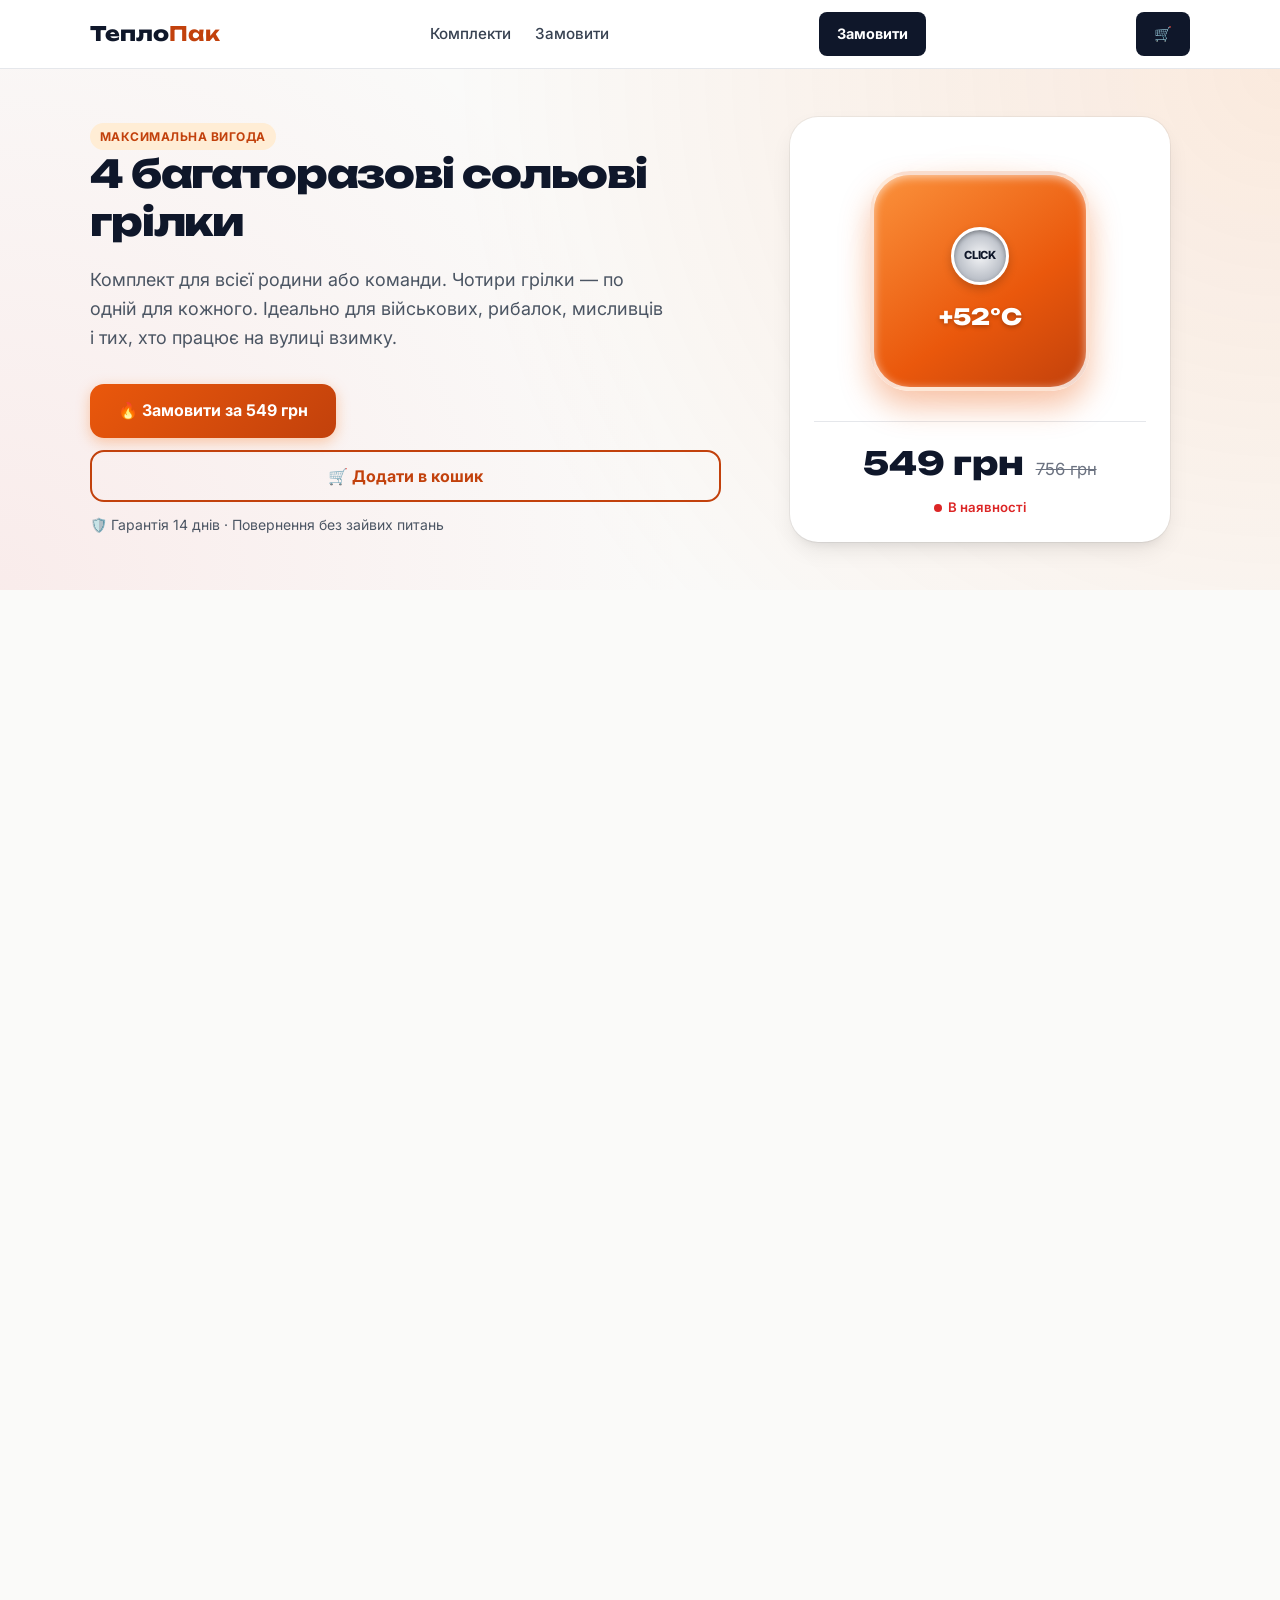
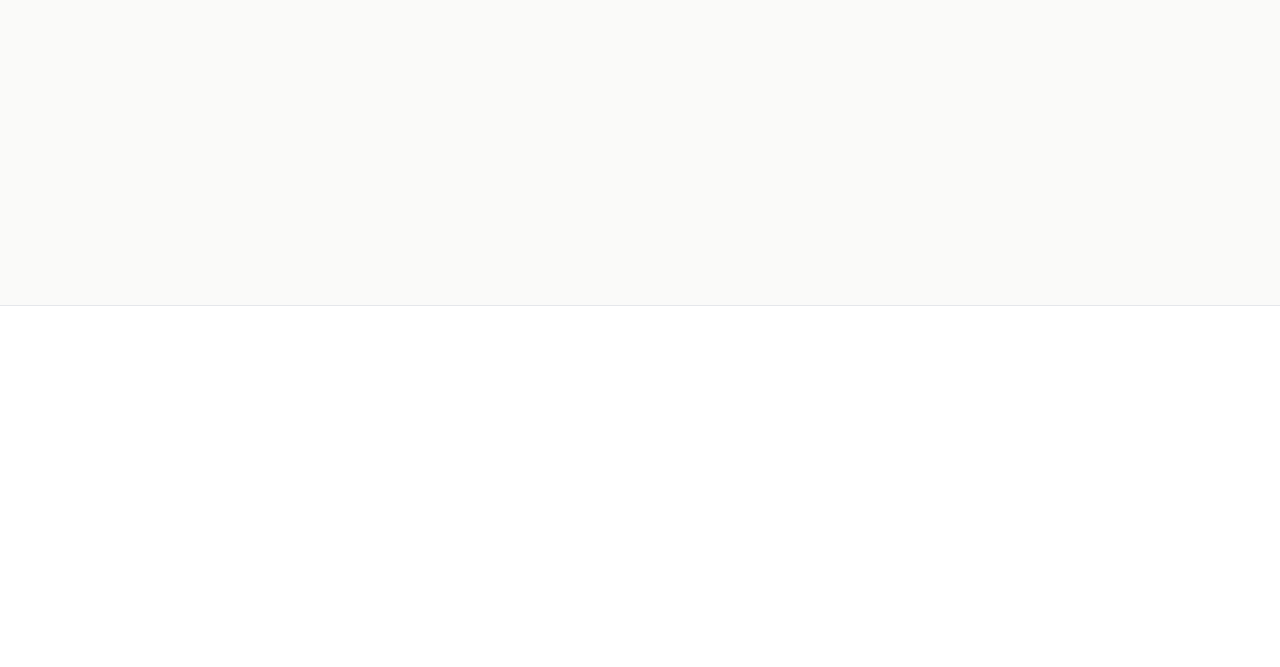
<file: product-family.html>
<!DOCTYPE html>
<html lang="uk">
<head>
  <meta charset="UTF-8">
  <meta name="viewport" content="width=device-width, initial-scale=1.0">
  <title>Комплект «Сімейний / Тактичний» (4 шт) — ТеплоПак</title>
  <meta name="description" content="4 багаторазові сольові грілки ТеплоПак для всієї родини або команди. Миттєве тепло за 3 секунди. 549 грн.">
  <meta name="theme-color" content="#f97316">
  <link rel="preconnect" href="https://fonts.googleapis.com">
  <link rel="preconnect" href="https://fonts.gstatic.com" crossorigin>
  <link href="https://fonts.googleapis.com/css2?family=Inter:wght@400;500;600;700;800&family=Unbounded:wght@600;700;800&display=swap&subset=cyrillic,latin" rel="stylesheet">
  <link rel="stylesheet" href="css/style.css?v=9">
</head>
<body>
  <header class="header">
    <div class="container header__inner">
      <a href="index.html" class="logo">
        <span class="logo__text">Тепло<strong>Пак</strong></span>
      </a>
      <nav class="nav">
        <a href="index.html#packs" class="nav__link">Комплекти</a>
        <a href="index.html#order" class="nav__link">Замовити</a>
      </nav>
      <a href="index.html?pack=4#order" class="btn btn--header">Замовити</a>
      <a href="cart.html" class="btn btn--header">🛒 <span class="cart-badge" style="display:none; background:#dc2626; color:#fff; border-radius:999px; padding:2px 7px; font-size:0.75rem; margin-left:4px;"></span></a>
    </div>
  </header>

  <section class="hero" style="padding: 48px 0;">
    <div class="container hero__inner">
      <div class="hero__content">
        <span class="badge badge--orange">Максимальна вигода</span>
        <h1 class="hero__title" style="font-size: 2.4rem;">4 багаторазові сольові грілки</h1>
        <p class="hero__desc">Комплект для всієї родини або команди. Чотири грілки — по одній для кожного. Ідеально для військових, рибалок, мисливців і тих, хто працює на вулиці взимку.</p>
        <div class="hero__actions">
          <a href="index.html?pack=4#order" class="btn btn--primary btn--pulse">🔥 Замовити за 549 грн</a>
          <button type="button" class="btn btn--outline" data-cart-add data-cart-id="family" data-cart-title="4 шт — Комплект «Сімейний/Тактичний» (549 грн)" data-cart-price="549" onclick="TeploCart.add({id:this.dataset.cartId,title:this.dataset.cartTitle,price:this.dataset.cartPrice,qty:1}); this.textContent='Додано ✓';">🛒 Додати в кошик</button>
          <p class="hero__guarantee">🛡️ Гарантія 14 днів · Повернення без зайвих питань</p>
        </div>
      </div>
      <div class="hero__visual">
        <div class="product-card-preview">
          <div class="product-visual">
            <div class="warmer-graphic">
              <div class="warmer-glow"></div>
              <div class="warmer-body">
                <div class="warmer-activator"><span class="activator-click">Click</span></div>
                <div class="warmer-temp">+52°C</div>
              </div>
            </div>
          </div>
          <div class="product-meta">
            <div class="product-meta__price">
              <span class="current-price" style="font-size: 2rem; font-weight: 800;">549 грн</span>
              <span class="old-price">756 грн</span>
            </div>
            <div class="product-meta__stock"><span class="stock-dot"></span> В наявності</div>
          </div>
        </div>
      </div>
    </div>
  </section>

  <section class="benefits" style="padding: 60px 0;">
    <div class="container">
      <div class="section-head">
        <span class="section-tag">Опис</span>
        <h2 class="section-title">Для кого цей комплект</h2>
      </div>
      <div class="benefits__grid">
        <div class="benefit-card">
          <div class="benefit-card__icon">👨‍👩‍👧‍👦</div>
          <h3 class="benefit-card__title">Для всієї родини</h3>
          <p class="benefit-card__desc">Чотири грілки — по одній для кожного. Діти, батьки, бабусі — усі з теплими руками на прогулянці.</p>
        </div>
        <div class="benefit-card">
          <div class="benefit-card__icon">🪖</div>
          <h3 class="benefit-card__title">Для військових</h3>
          <p class="benefit-card__desc">Комплект на відділення або бліндаж. Перезарядка в казанку на пальнику — без електрики і батарейок.</p>
        </div>
        <div class="benefit-card">
          <div class="benefit-card__icon">💰</div>
          <h3 class="benefit-card__title">Максимальна вигода</h3>
          <p class="benefit-card__desc">Ціна за одну грілку — 137 грн замість 189. Економія 207 грн порівняно з покупкою по одній.</p>
        </div>
      </div>
    </div>
  </section>

  <section class="reviews" style="padding: 60px 0;">
    <div class="container">
      <div class="section-head">
        <span class="section-tag">Відгуки</span>
        <h2 class="section-title">Що кажуть покупці</h2>
      </div>
      <div class="reviews__grid">
        <div class="review-card">
          <div class="review-card__stars">⭐⭐⭐⭐⭐</div>
          <p class="review-card__text">«Брав 4 штуки хлопцям на передову. Дуже задоволені! В бліндажі чи на посту, коли руки задубіли — клацнув і за 5 секунд уже тримаєш гарячу грілку. Перезаряджаються в казанку на пальнику без проблем.»</p>
          <div class="review-card__author">
            <div class="avatar">ОС</div>
            <div>
              <strong>Олександр С.</strong>
              <span>Військовослужбовець, Запорізький напрямок</span>
            </div>
          </div>
        </div>
        <div class="review-card">
          <div class="review-card__stars">⭐⭐⭐⭐⭐</div>
          <p class="review-card__text">«Я завзятий зимовий рибалка. Звичайні одноразові хімічні пакетики викидати накладно, а ці грілки реально вічні. Відправили в день замовлення Новою Поштою. Рекомендую!»</p>
          <div class="review-card__author">
            <div class="avatar">ВК</div>
            <div>
              <strong>Василь Кравчук</strong>
              <span>м. Львів</span>
            </div>
          </div>
        </div>
      </div>
    </div>
  </section>

  <section style="padding: 40px 0; background: var(--gray-50); border-top: 1px solid var(--gray-200); border-bottom: 1px solid var(--gray-200);">
    <div class="container" style="display: flex; align-items: center; justify-content: space-between; gap: 20px; flex-wrap: wrap;">
      <div>
        <h3 style="margin: 0 0 6px; font-size: 1.2rem;">🛡️ Гарантія та повернення</h3>
        <p style="margin: 0; color: var(--gray-600); font-size: 0.95rem;">До 1000 циклів роботи. Повернення протягом 14 днів.</p>
      </div>
      <a href="guarantee.html" class="btn btn--outline" style="width: auto; padding: 12px 24px;">Детальніше</a>
    </div>
  </section>

  <section style="padding: 60px 0; text-align: center;">
    <div class="container">
      <h2 class="section-title">Готові замовити?</h2>
      <p class="section-subtitle" style="margin-bottom: 24px;">Оформлення займе 1 хвилину. Оплата при отриманні.</p>
      <a href="index.html?pack=4#order" class="btn btn--primary btn--pulse" style="font-size: 1.1rem; padding: 16px 32px;">🔥 Замовити за 549 грн</a>
    </div>
  </section>

  <footer class="footer">
    <div class="container footer__inner">
      <div>
        <div class="logo">
            <span class="logo__text">Тепло<strong>Пак</strong></span>
        </div>
        <p class="footer__copy">© 2026 ТеплоПак. Усі права захищено.</p>
        <p class="footer__copy"><a href="privacy.html" style="color: inherit; text-decoration: underline;">Політика конфіденційності</a> · <a href="guarantee.html" style="color: inherit; text-decoration: underline;">Гарантія і повернення</a></p>
      </div>
    </div>
  </footer>
  <script src="js/cart.js?v=3" defer></script>
</body>
</html>
</file>
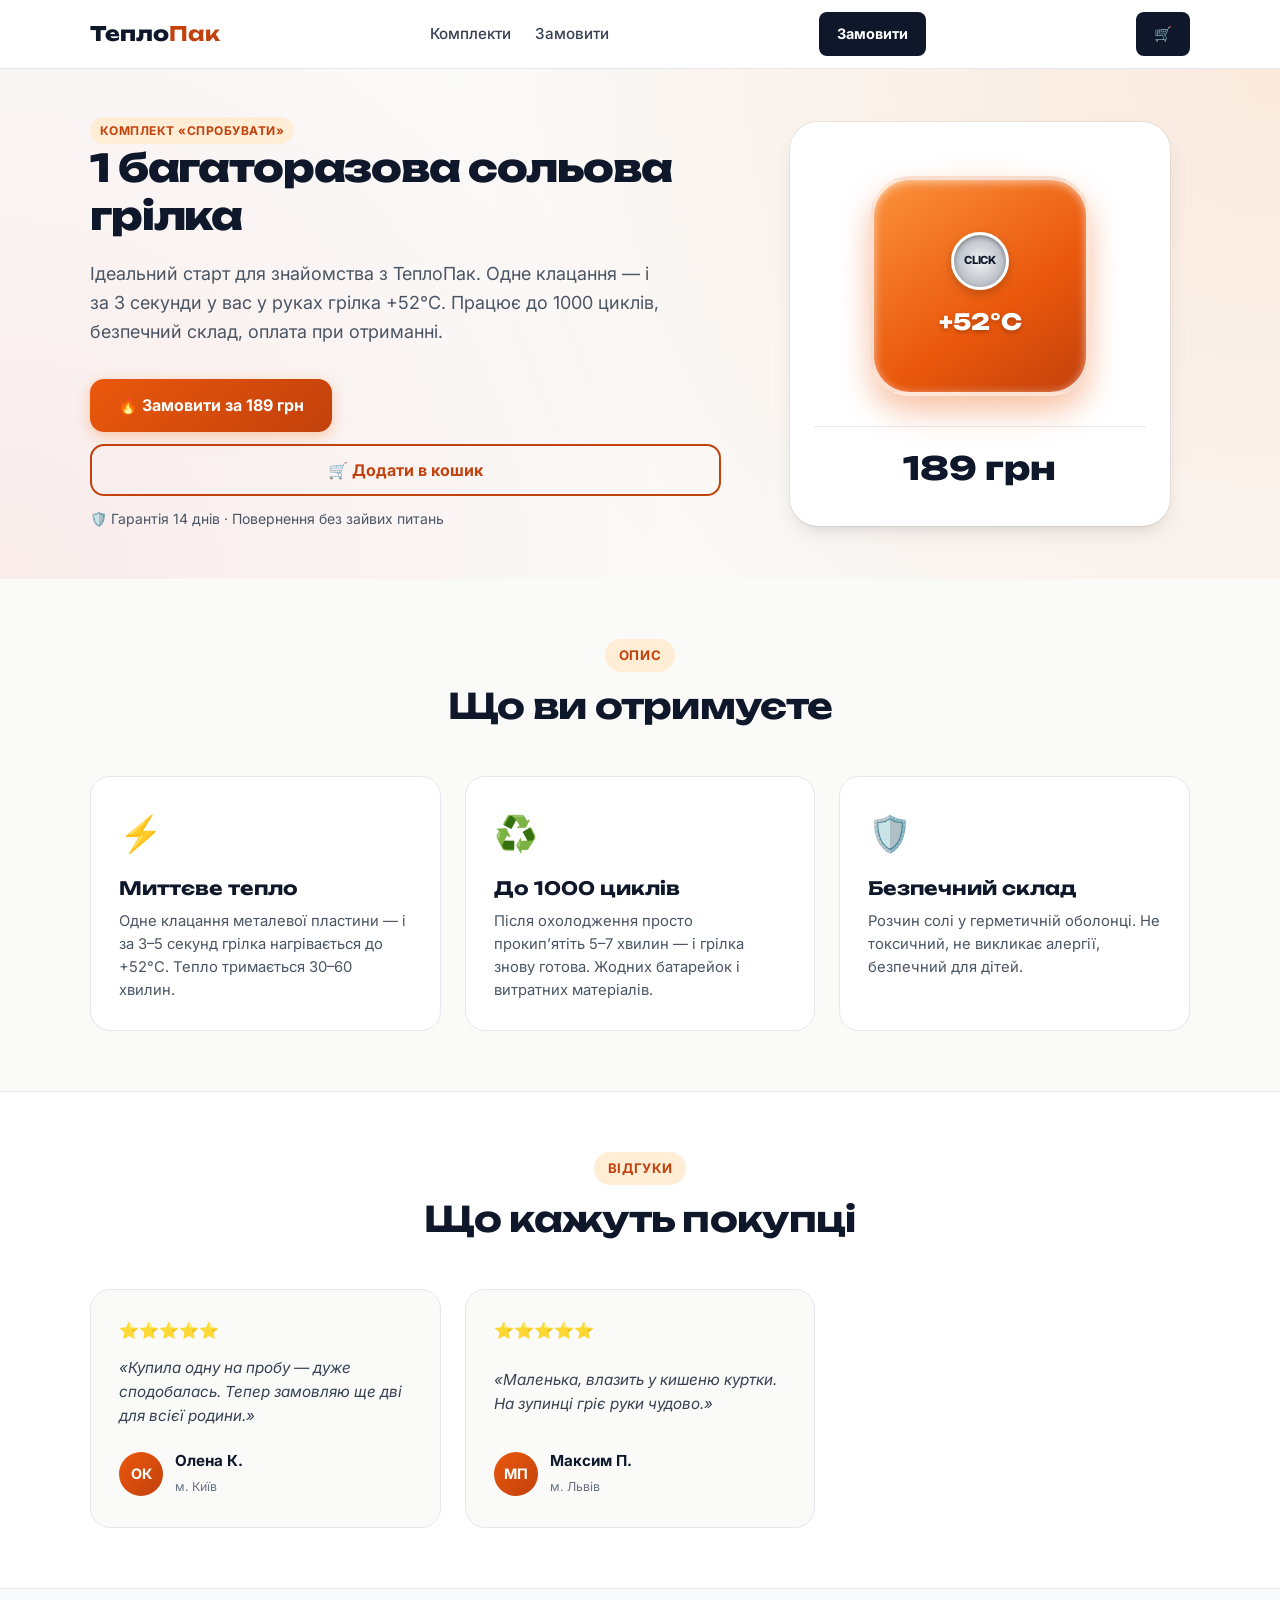
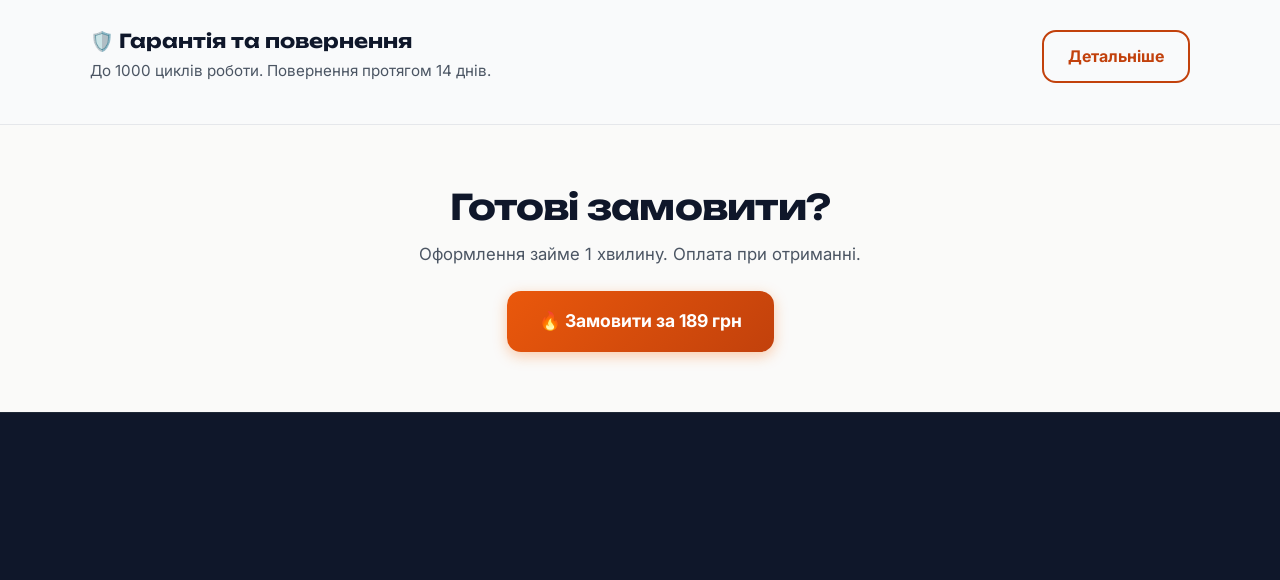
<file: product-try.html>
<!DOCTYPE html>
<html lang="uk">
<head>
  <meta charset="UTF-8">
  <meta name="viewport" content="width=device-width, initial-scale=1.0">
  <title>Комплект «Спробувати» (1 шт) — ТеплоПак</title>
  <meta name="description" content="1 багаторазова сольова грілка ТеплоПак. Миттєве тепло за 3 секунди, до 1000 циклів. Від 189 грн.">
  <meta name="theme-color" content="#f97316">
  <link rel="preconnect" href="https://fonts.googleapis.com">
  <link rel="preconnect" href="https://fonts.gstatic.com" crossorigin>
  <link href="https://fonts.googleapis.com/css2?family=Inter:wght@400;500;600;700;800&family=Unbounded:wght@600;700;800&display=swap&subset=cyrillic,latin" rel="stylesheet">
  <link rel="stylesheet" href="css/style.css?v=9">
</head>
<body>
  <header class="header">
    <div class="container header__inner">
      <a href="index.html" class="logo">
        <span class="logo__text">Тепло<strong>Пак</strong></span>
      </a>
      <nav class="nav">
        <a href="index.html#packs" class="nav__link">Комплекти</a>
        <a href="index.html#order" class="nav__link">Замовити</a>
      </nav>
      <a href="index.html#order?pack=1" class="btn btn--header">Замовити</a>
      <a href="cart.html" class="btn btn--header">🛒 <span class="cart-badge" style="display:none; background:#dc2626; color:#fff; border-radius:999px; padding:2px 7px; font-size:0.75rem; margin-left:4px;"></span></a>
    </div>
  </header>

  <section class="hero" style="padding: 48px 0;">
    <div class="container hero__inner">
      <div class="hero__content">
        <span class="badge badge--orange">Комплект «Спробувати»</span>
        <h1 class="hero__title" style="font-size: 2.4rem;">1 багаторазова сольова грілка</h1>
        <p class="hero__desc">Ідеальний старт для знайомства з ТеплоПак. Одне клацання — і за 3 секунди у вас у руках грілка +52°C. Працює до 1000 циклів, безпечний склад, оплата при отриманні.</p>
        <div class="hero__actions">
          <a href="index.html?pack=1#order" class="btn btn--primary btn--pulse">🔥 Замовити за 189 грн</a>
          <button type="button" class="btn btn--outline" data-cart-add data-cart-id="try" data-cart-title="1 шт — Комплект «Спробувати» (189 грн)" data-cart-price="189" onclick="TeploCart.add({id:this.dataset.cartId,title:this.dataset.cartTitle,price:this.dataset.cartPrice,qty:1}); this.textContent='Додано ✓';">🛒 Додати в кошик</button>
          <p class="hero__guarantee">🛡️ Гарантія 14 днів · Повернення без зайвих питань</p>
        </div>
      </div>
      <div class="hero__visual">
        <div class="product-card-preview">
          <div class="product-visual">
            <div class="warmer-graphic">
              <div class="warmer-glow"></div>
              <div class="warmer-body">
                <div class="warmer-activator"><span class="activator-click">Click</span></div>
                <div class="warmer-temp">+52°C</div>
              </div>
            </div>
          </div>
          <div class="product-meta">
            <div class="product-meta__price">
              <span class="current-price" style="font-size: 2rem; font-weight: 800;">189 грн</span>
            </div>
          </div>
        </div>
      </div>
    </div>
  </section>

  <section class="benefits" style="padding: 60px 0;">
    <div class="container">
      <div class="section-head">
        <span class="section-tag">Опис</span>
        <h2 class="section-title">Що ви отримуєте</h2>
      </div>
      <div class="benefits__grid">
        <div class="benefit-card">
          <div class="benefit-card__icon">⚡</div>
          <h3 class="benefit-card__title">Миттєве тепло</h3>
          <p class="benefit-card__desc">Одне клацання металевої пластини — і за 3–5 секунд грілка нагрівається до +52°C. Тепло тримається 30–60 хвилин.</p>
        </div>
        <div class="benefit-card">
          <div class="benefit-card__icon">♻️</div>
          <h3 class="benefit-card__title">До 1000 циклів</h3>
          <p class="benefit-card__desc">Після охолодження просто прокипʼятіть 5–7 хвилин — і грілка знову готова. Жодних батарейок і витратних матеріалів.</p>
        </div>
        <div class="benefit-card">
          <div class="benefit-card__icon">🛡️</div>
          <h3 class="benefit-card__title">Безпечний склад</h3>
          <p class="benefit-card__desc">Розчин солі у герметичній оболонці. Не токсичний, не викликає алергії, безпечний для дітей.</p>
        </div>
      </div>
    </div>
  </section>

  <section class="reviews" style="padding: 60px 0;">
    <div class="container">
      <div class="section-head">
        <span class="section-tag">Відгуки</span>
        <h2 class="section-title">Що кажуть покупці</h2>
      </div>
      <div class="reviews__grid">
        <div class="review-card">
          <div class="review-card__stars">⭐⭐⭐⭐⭐</div>
          <p class="review-card__text">«Купила одну на пробу — дуже сподобалась. Тепер замовляю ще дві для всієї родини.»</p>
          <div class="review-card__author">
            <div class="avatar">ОК</div>
            <div>
              <strong>Олена К.</strong>
              <span>м. Київ</span>
            </div>
          </div>
        </div>
        <div class="review-card">
          <div class="review-card__stars">⭐⭐⭐⭐⭐</div>
          <p class="review-card__text">«Маленька, влазить у кишеню куртки. На зупинці гріє руки чудово.»</p>
          <div class="review-card__author">
            <div class="avatar">МП</div>
            <div>
              <strong>Максим П.</strong>
              <span>м. Львів</span>
            </div>
          </div>
        </div>
      </div>
    </div>
  </section>

  <section style="padding: 40px 0; background: var(--gray-50); border-top: 1px solid var(--gray-200); border-bottom: 1px solid var(--gray-200);">
    <div class="container" style="display: flex; align-items: center; justify-content: space-between; gap: 20px; flex-wrap: wrap;">
      <div>
        <h3 style="margin: 0 0 6px; font-size: 1.2rem;">🛡️ Гарантія та повернення</h3>
        <p style="margin: 0; color: var(--gray-600); font-size: 0.95rem;">До 1000 циклів роботи. Повернення протягом 14 днів.</p>
      </div>
      <a href="guarantee.html" class="btn btn--outline" style="width: auto; padding: 12px 24px;">Детальніше</a>
    </div>
  </section>

  <section style="padding: 60px 0; text-align: center;">
    <div class="container">
      <h2 class="section-title">Готові замовити?</h2>
      <p class="section-subtitle" style="margin-bottom: 24px;">Оформлення займе 1 хвилину. Оплата при отриманні.</p>
      <a href="index.html?pack=1#order" class="btn btn--primary btn--pulse" style="font-size: 1.1rem; padding: 16px 32px;">🔥 Замовити за 189 грн</a>
    </div>
  </section>

  <footer class="footer">
    <div class="container footer__inner">
      <div>
        <div class="logo">
            <span class="logo__text">Тепло<strong>Пак</strong></span>
        </div>
        <p class="footer__copy">© 2026 ТеплоПак. Усі права захищено.</p>
        <p class="footer__copy"><a href="privacy.html" style="color: inherit; text-decoration: underline;">Політика конфіденційності</a> · <a href="guarantee.html" style="color: inherit; text-decoration: underline;">Гарантія і повернення</a></p>
      </div>
    </div>
  </footer>
  <script src="js/cart.js?v=3" defer></script>
</body>
</html>
</file>
<file: css/style.css>
*, ::before, ::after { box-sizing: border-box; margin: 0px; padding: 0px; }
:root { --primary: #f97316; --primary-hover: #ea580c; --primary-dark: #c2410c; --primary-light: #ffedd5; --primary-glow: rgba(249, 115, 22, 0.35); --accent-red: #ef4444; --accent-emerald: #10b981; --dark: #0f172a; --dark-light: #1e293b; --gray-800: #1f2937; --gray-700: #374151; --gray-600: #4b5563; --gray-500: #6b7280; --gray-300: #d1d5db; --gray-200: #e5e7eb; --gray-100: #f3f4f6; --gray-50: #f9fafb; --white: #ffffff; --font-body: 'Inter', -apple-system, BlinkMacSystemFont, "Segoe UI", Roboto, sans-serif; --font-heading: 'Unbounded', 'Inter', sans-serif; --radius-sm: 8px; --radius-md: 14px; --radius-lg: 20px; --radius-xl: 28px; --radius-full: 9999px; --shadow-sm: 0 1px 2px 0 rgba(0, 0, 0, 0.05); --shadow-md: 0 4px 6px -1px rgba(0, 0, 0, 0.1), 0 2px 4px -2px rgba(0, 0, 0, 0.08); --shadow-lg: 0 10px 25px -5px rgba(0, 0, 0, 0.1), 0 8px 10px -6px rgba(0, 0, 0, 0.06); --shadow-warm: 0 12px 30px -4px rgba(249, 115, 22, 0.25); --transition: all 0.25s cubic-bezier(0.4, 0, 0.2, 1); }
html { scroll-behavior: smooth; font-size: 16px; }
body { font-family: var(--font-body); color: var(--dark); background-color: rgb(250, 250, 249); line-height: 1.6; -webkit-font-smoothing: antialiased; }
img { max-width: 100%; height: auto; display: block; }
.container { width: 100%; max-width: 1140px; margin-left: auto; margin-right: auto; padding-left: 20px; padding-right: 20px; }
h1, h2, h3, h4 { font-family: var(--font-heading); color: var(--dark); line-height: 1.25; }
.section-head { text-align: center; max-width: 680px; margin: 0px auto 48px; }
.section-tag { display: inline-block; padding: 6px 14px; background-color: var(--primary-light); color: var(--primary-dark); font-size: 0.825rem; font-weight: 700; text-transform: uppercase; letter-spacing: 0.05em; border-radius: var(--radius-full); margin-bottom: 12px; }
.section-title { font-size: 2.2rem; font-weight: 700; margin-bottom: 12px; letter-spacing: -0.02em; }
.section-subtitle { color: var(--gray-600); font-size: 1.05rem; }
.badge { display: inline-flex; align-items: center; gap: 6px; font-size: 0.75rem; font-weight: 700; padding: 4px 10px; border-radius: var(--radius-full); text-transform: uppercase; letter-spacing: 0.04em; }
.badge--pulse { background: rgb(254, 226, 226); color: rgb(185, 28, 28); }
.badge--orange { background: var(--primary-light); color: var(--primary-dark); }
.btn { display: inline-flex; align-items: center; justify-content: center; gap: 10px; padding: 14px 28px; font-family: var(--font-body); font-size: 1rem; font-weight: 700; text-decoration: none; border-radius: var(--radius-md); cursor: pointer; border-width: medium; border-style: none; border-color: currentcolor; border-image: none; transition: var(--transition); text-align: center; }
.btn--primary { background: linear-gradient(135deg, rgb(234, 88, 12) 0%, rgb(194, 65, 12) 100%); color: var(--white); box-shadow: rgba(249, 115, 22, 0.35) 0px 4px 14px; }
.btn--primary:hover { background: linear-gradient(135deg, rgb(194, 65, 12) 0%, rgb(154, 52, 18) 100%); transform: translateY(-2px); box-shadow: rgba(249, 115, 22, 0.45) 0px 6px 20px; }
.btn--header { background-color: var(--dark); color: var(--white); padding: 10px 18px; font-size: 0.9rem; border-radius: var(--radius-sm); }
.btn--header:hover { background-color: var(--primary-dark); transform: translateY(-1px); }
.btn--outline { background-color: transparent; border: 2px solid var(--primary-dark); color: var(--primary-dark); width: 100%; }
.btn--outline:hover { background-color: var(--primary-dark); color: var(--white); }
.btn--submit { width: 100%; padding: 16px 24px; font-size: 1.1rem; background: linear-gradient(135deg, rgb(234, 88, 12) 0%, rgb(185, 28, 28) 100%); color: var(--white); border-radius: var(--radius-md); box-shadow: rgba(239, 68, 68, 0.4) 0px 6px 20px; }
.btn--submit:hover { opacity: 0.95; transform: translateY(-2px); box-shadow: rgba(239, 68, 68, 0.5) 0px 8px 24px; }
.btn--pulse { animation: 2.5s ease 0s infinite normal none running pulse-glow; }
@keyframes pulse-glow { 
  0%, 100% { box-shadow: rgba(249, 115, 22, 0.5) 0px 0px 0px 0px; }
  50% { box-shadow: rgba(249, 115, 22, 0) 0px 0px 0px 12px; }
}
.top-bar { background-color: var(--dark); color: var(--white); padding: 8px 0px; font-size: 0.875rem; }
.top-bar__inner { display: flex; align-items: center; justify-content: space-between; gap: 16px; flex-wrap: wrap; }
.top-bar__text { margin: 0px; }
.top-bar__timer { display: flex; align-items: center; gap: 8px; font-size: 0.85rem; color: var(--gray-300); }
.timer { display: inline-flex; align-items: center; gap: 2px; font-weight: 700; color: rgb(251, 191, 36); font-family: monospace; font-size: 1rem; }
.timer__item { background: rgba(255, 255, 255, 0.12); padding: 2px 5px; border-radius: 4px; }
.header { position: sticky; top: 0px; z-index: 100; background-color: rgba(255, 255, 255, 0.94); backdrop-filter: blur(10px); border-bottom: 1px solid var(--gray-200); }
.header__inner { display: flex; align-items: center; justify-content: space-between; height: 68px; }
.logo { display: flex; align-items: center; gap: 8px; text-decoration: none; font-family: var(--font-heading); font-size: 1.25rem; font-weight: 800; color: var(--dark); }
.logo__icon { font-size: 1.5rem; }
.logo strong { color: var(--primary-dark); }
.nav { display: flex; align-items: center; gap: 24px; }
.nav__link { text-decoration: none; color: var(--gray-700); font-weight: 500; font-size: 0.95rem; transition: var(--transition); }
.nav__link:hover { color: var(--primary); }
.hero { padding: 64px 0px 80px; background: radial-gradient(circle at right top, rgba(249, 115, 22, 0.12) 0%, transparent 60%), radial-gradient(circle at left bottom, rgba(239, 68, 68, 0.08) 0%, transparent 50%); overflow: hidden; }
.hero__inner { display: grid; grid-template-columns: 1.2fr 0.8fr; align-items: center; gap: 48px; }
.hero__tag { display: inline-flex; align-items: center; gap: 8px; padding: 6px 14px; background: rgba(249, 115, 22, 0.1); border: 1px solid rgba(249, 115, 22, 0.25); border-radius: var(--radius-full); font-size: 0.85rem; font-weight: 600; color: var(--primary-dark); margin-bottom: 20px; }
.hero__tag .dot { color: var(--primary); }
.hero__title { font-size: 3.1rem; font-weight: 800; margin-bottom: 20px; letter-spacing: -0.03em; }
.hero__title .highlight { background: linear-gradient(135deg, rgb(234, 88, 12) 0%, rgb(185, 28, 28) 100%) text; -webkit-text-fill-color: transparent; }
.hero__desc { font-size: 1.125rem; color: var(--gray-600); margin-bottom: 32px; max-width: 580px; }
.hero__highlights { display: flex; gap: 20px; margin-bottom: 36px; flex-wrap: wrap; }
.highlight-item { display: flex; align-items: center; gap: 10px; background: var(--white); padding: 10px 16px; border-radius: var(--radius-md); border: 1px solid var(--gray-200); box-shadow: var(--shadow-sm); }
.highlight-item__icon { font-size: 1.5rem; }
.highlight-item div { display: flex; flex-direction: column; }
.highlight-item strong { font-size: 0.95rem; color: var(--dark); }
.highlight-item span { font-size: 0.775rem; color: var(--gray-500); }
.hero__actions { display: flex; flex-direction: column; gap: 12px; align-items: flex-start; }
.hero__guarantee { font-size: 0.875rem; color: var(--gray-600); }
.hero__visual { display: flex; justify-content: center; }
.product-card-preview { position: relative; width: 100%; max-width: 380px; background: var(--white); border-radius: var(--radius-xl); padding: 24px; box-shadow: var(--shadow-lg), 0 0 0 1px rgba(0, 0, 0, 0.05); text-align: center; }
.product-badge { position: absolute; top: 16px; right: 16px; background: rgb(220, 38, 38); color: var(--white); font-weight: 800; font-size: 0.875rem; padding: 6px 12px; border-radius: var(--radius-full); box-shadow: rgba(239, 68, 68, 0.4) 0px 4px 10px; }
.product-visual { padding: 30px 10px; }
.warmer-graphic { position: relative; width: 220px; height: 220px; margin: 0px auto; }
.warmer-glow { position: absolute; inset: -10px; background: radial-gradient(circle, rgba(249, 115, 22, 0.35) 0%, transparent 70%); border-radius: 50%; filter: blur(15px); animation: 3s ease 0s infinite alternate none running pulse-glow; }
.warmer-body { position: relative; width: 100%; height: 100%; background: linear-gradient(145deg, rgb(251, 146, 60) 0%, rgb(234, 88, 12) 60%, rgb(194, 65, 12) 100%); border-radius: 40px; border: 4px solid rgba(255, 255, 255, 0.8); box-shadow: rgba(255, 255, 255, 0.6) 0px 2px 10px inset, rgba(234, 88, 12, 0.35) 0px 16px 30px; display: flex; flex-direction: column; align-items: center; justify-content: center; cursor: pointer; transition: transform 0.3s; }
.warmer-body:hover { transform: scale(1.03); }
.warmer-activator { position: relative; width: 58px; height: 58px; background: radial-gradient(circle, rgb(243, 244, 246) 0%, rgb(156, 163, 175) 100%); border-radius: 50%; border: 3px solid rgb(255, 255, 255); box-shadow: rgba(0, 0, 0, 0.3) 0px 2px 4px inset, rgba(0, 0, 0, 0.2) 0px 4px 10px; display: flex; align-items: center; justify-content: center; animation: 2s ease-in-out 0s infinite normal none running bounce-activator; }
@keyframes bounce-activator { 
  0%, 100% { transform: scale(1); }
  50% { transform: scale(1.08); }
}
.activator-click { font-size: 0.7rem; font-weight: 800; color: var(--dark); text-transform: uppercase; letter-spacing: -0.02em; }
.warmer-temp { margin-top: 14px; font-family: var(--font-heading); font-size: 1.4rem; font-weight: 800; color: var(--white); text-shadow: rgba(0, 0, 0, 0.25) 0px 2px 4px; }
.product-meta { padding-top: 16px; border-top: 1px solid var(--gray-200); }
.product-meta__price { display: flex; align-items: baseline; justify-content: center; gap: 12px; margin-bottom: 8px; }
.product-meta__price .old-price { text-decoration: line-through; color: var(--gray-500); font-size: 1.05rem; }
.product-meta__price .current-price { font-family: var(--font-heading); font-size: 1.7rem; font-weight: 800; color: var(--dark); }
.product-meta__stock { font-size: 0.825rem; color: rgb(220, 38, 38); font-weight: 600; display: flex; align-items: center; justify-content: center; gap: 6px; }
.stock-dot { width: 8px; height: 8px; background-color: rgb(220, 38, 38); border-radius: 50%; display: inline-block; animation: 1.2s ease 0s infinite normal none running blink; }
@keyframes blink { 
  0%, 100% { opacity: 1; }
  50% { opacity: 0.3; }
}
.trust-strip { background-color: var(--white); padding: 24px 0px; border-top: 1px solid var(--gray-200); border-bottom: 1px solid var(--gray-200); }
.trust-strip__inner { display: grid; grid-template-columns: repeat(4, 1fr); gap: 20px; }
.trust-item { display: flex; align-items: center; gap: 14px; }
.trust-item__icon { font-size: 2rem; }
.trust-item__text { display: flex; flex-direction: column; }
.trust-item__text strong { font-size: 0.95rem; color: var(--dark); }
.trust-item__text span { font-size: 0.8rem; color: var(--gray-500); }
.benefits { padding: 80px 0px; }
.benefits__grid { display: grid; grid-template-columns: repeat(3, 1fr); gap: 24px; }
.benefit-card { background: var(--white); border: 1px solid var(--gray-200); border-radius: var(--radius-lg); padding: 28px; transition: var(--transition); }
.benefit-card:hover { transform: translateY(-4px); border-color: var(--primary); box-shadow: var(--shadow-md); }
.benefit-card__icon { font-size: 2.2rem; margin-bottom: 16px; }
.benefit-card__title { font-size: 1.15rem; font-weight: 700; margin-bottom: 10px; }
.benefit-card__desc { font-size: 0.925rem; color: var(--gray-600); line-height: 1.55; }
.how-it-works { padding: 80px 0px; background-color: var(--white); border-top: 1px solid var(--gray-200); border-bottom: 1px solid var(--gray-200); }
.steps-grid { display: grid; grid-template-columns: repeat(3, 1fr); gap: 30px; }
.step-card { position: relative; background: rgb(250, 250, 249); border-radius: var(--radius-lg); padding: 32px 24px; border: 1px dashed var(--gray-300); text-align: center; }
.step-card__number { width: 52px; height: 52px; background: linear-gradient(135deg, rgb(234, 88, 12) 0%, rgb(194, 65, 12) 100%); color: var(--white); border-radius: 50%; display: flex; align-items: center; justify-content: center; font-family: var(--font-heading); font-size: 1.3rem; font-weight: 800; margin: 0px auto 20px; box-shadow: rgba(249, 115, 22, 0.3) 0px 6px 14px; }
.step-card__title { font-size: 1.15rem; font-weight: 700; margin-bottom: 12px; }
.step-card__desc { font-size: 0.925rem; color: var(--gray-600); }
.packs { padding: 80px 0px; }
.packs__grid { display: grid; grid-template-columns: repeat(3, 1fr); gap: 24px; align-items: stretch; }
.pack-card { position: relative; background: var(--white); border: 1px solid var(--gray-200); border-radius: var(--radius-xl); padding: 32px 24px; display: flex; flex-direction: column; transition: var(--transition); }
.pack-card:hover { transform: translateY(-4px); box-shadow: var(--shadow-lg); }
.pack-card--popular { border: 2px solid var(--primary); box-shadow: var(--shadow-warm); transform: scale(1.03); }
.pack-card--popular:hover { transform: scale(1.05); }
.pack-popular-badge { position: absolute; top: -14px; left: 50%; transform: translateX(-50%); background: linear-gradient(135deg, rgb(234, 88, 12) 0%, rgb(185, 28, 28) 100%); color: var(--white); font-size: 0.75rem; font-weight: 800; padding: 4px 14px; border-radius: var(--radius-full); letter-spacing: 0.05em; white-space: nowrap; box-shadow: rgba(239, 68, 68, 0.3) 0px 4px 10px; }
.pack-card__header { margin-bottom: 20px; }
.pack-card__title { font-size: 1.25rem; font-weight: 700; margin-bottom: 4px; }
.pack-card__qty { font-size: 0.85rem; color: var(--gray-500); font-weight: 600; }
.pack-card__pricing { margin-bottom: 24px; padding-bottom: 20px; border-bottom: 1px solid var(--gray-200); }
.price-block { display: flex; align-items: baseline; gap: 10px; margin-bottom: 4px; }
.price-current { font-family: var(--font-heading); font-size: 2rem; font-weight: 800; color: var(--dark); }
.price-old { font-size: 1.1rem; text-decoration: line-through; color: var(--gray-500); }
.pack-card__economy { display: inline-block; font-size: 0.8rem; font-weight: 700; color: rgb(4, 120, 87); background: rgb(236, 253, 245); padding: 2px 8px; border-radius: 4px; }
.pack-card__features { list-style: none; display: flex; flex-direction: column; gap: 12px; font-size: 0.925rem; color: var(--gray-700); margin-bottom: 30px; flex-grow: 1; }
.reviews { padding: 80px 0px; background-color: var(--white); border-top: 1px solid var(--gray-200); border-bottom: 1px solid var(--gray-200); }
.reviews__grid { display: grid; grid-template-columns: repeat(3, 1fr); gap: 24px; }
.review-card { background: rgb(250, 250, 249); border: 1px solid var(--gray-200); border-radius: var(--radius-lg); padding: 28px; display: flex; flex-direction: column; justify-content: space-between; }
.review-card__stars { font-size: 1rem; margin-bottom: 12px; }
.review-card__text { font-size: 0.95rem; color: var(--gray-700); font-style: italic; margin-bottom: 20px; line-height: 1.6; }
.review-card__author { display: flex; align-items: center; gap: 12px; }
.avatar { width: 44px; height: 44px; background: linear-gradient(135deg, rgb(234, 88, 12), rgb(194, 65, 12)); color: var(--white); border-radius: 50%; display: flex; align-items: center; justify-content: center; font-weight: 700; font-size: 0.9rem; }
.review-card__author strong { display: block; font-size: 0.95rem; color: var(--dark); }
.review-card__author span { font-size: 0.775rem; color: var(--gray-500); }
.order-section { padding: 80px 0px; background: radial-gradient(circle, rgba(249, 115, 22, 0.08) 0%, transparent 70%); }
.order-box { background: var(--white); border-radius: var(--radius-xl); border: 1px solid var(--gray-200); box-shadow: var(--shadow-lg); display: grid; grid-template-columns: 0.9fr 1.1fr; overflow: hidden; }
.order-box__info { background: linear-gradient(rgb(255, 247, 237) 0%, rgb(255, 237, 213) 100%); padding: 48px; border-right: 1px solid rgba(249, 115, 22, 0.2); display: flex; flex-direction: column; justify-content: space-between; }
.order-box__title { font-size: 2rem; font-weight: 800; margin: 16px 0px 12px; }
.order-box__desc { font-size: 0.975rem; color: var(--gray-700); margin-bottom: 28px; }
.order-features { display: flex; flex-direction: column; gap: 14px; margin-bottom: 30px; }
.order-feat { display: flex; align-items: center; gap: 10px; font-weight: 600; font-size: 0.95rem; color: var(--dark); }
.feat-icon { font-size: 1.25rem; }
.order-summary-card { background: var(--white); border: 1px solid rgba(249, 115, 22, 0.3); border-radius: var(--radius-md); padding: 18px; box-shadow: var(--shadow-sm); }
.order-summary-card__label { font-size: 0.75rem; text-transform: uppercase; font-weight: 700; color: var(--gray-500); }
.order-summary-card__pack { font-size: 1.05rem; font-weight: 700; color: var(--dark); margin: 4px 0px 8px; }
.order-summary-card__price { font-size: 1.1rem; color: var(--primary-dark); }
.order-summary-card__price strong { font-size: 1.4rem; font-family: var(--font-heading); color: var(--accent-red); }
.order-box__form { padding: 48px; }
.form { display: flex; flex-direction: column; gap: 20px; }
.form-group { display: flex; flex-direction: column; gap: 6px; }
.form-label { font-size: 0.875rem; font-weight: 600; color: var(--dark); }
.form-input, .form-select, .form-textarea { width: 100%; padding: 12px 16px; font-family: var(--font-body); font-size: 0.95rem; border: 1.5px solid var(--gray-300); border-radius: var(--radius-sm); background-color: var(--white); color: var(--dark); transition: var(--transition); }
.form-input:focus, .form-select:focus, .form-textarea:focus { outline: none; border-color: var(--primary); box-shadow: 0 0 0 4px var(--primary-light); }
.form-help { font-size: 0.775rem; color: var(--gray-500); }
.payment-options { display: flex; flex-direction: column; gap: 8px; }
.radio-option { display: flex; align-items: center; gap: 10px; padding: 10px 14px; border: 1px solid var(--gray-300); border-radius: var(--radius-sm); cursor: pointer; transition: var(--transition); font-size: 0.9rem; font-weight: 500; }
.radio-option:hover { background-color: var(--gray-50); }
.radio-option input[type="radio"] { accent-color: var(--primary); width: 18px; height: 18px; }
.form-security { text-align: center; font-size: 0.8rem; color: var(--gray-500); margin-top: -6px; }
.spinner { animation: 2s linear 0s infinite normal none running rotate; width: 20px; height: 20px; display: inline-block; vertical-align: middle; }
.spinner .path { stroke: rgb(255, 255, 255); stroke-linecap: round; animation: 1.5s ease-in-out 0s infinite normal none running dash; }
@keyframes rotate { 
  100% { transform: rotate(360deg); }
}
@keyframes dash { 
  0% { stroke-dasharray: 1, 150; stroke-dashoffset: 0; }
  50% { stroke-dasharray: 90, 150; stroke-dashoffset: -35; }
  100% { stroke-dasharray: 90, 150; stroke-dashoffset: -124; }
}
.faq { padding: 80px 0px; }
.faq__list { max-width: 760px; margin: 0px auto; display: flex; flex-direction: column; gap: 16px; }
.faq-item { background: var(--white); border: 1px solid var(--gray-200); border-radius: var(--radius-md); padding: 20px 24px; cursor: pointer; transition: var(--transition); }
.faq-item[open] { border-color: var(--primary); box-shadow: var(--shadow-sm); }
.faq-item__question { font-weight: 700; font-size: 1.05rem; color: var(--dark); list-style: none; position: relative; padding-right: 24px; }
.faq-item__question::-webkit-details-marker { display: none; }
.faq-item__question::after { content: "+"; position: absolute; right: 0px; top: 50%; transform: translateY(-50%); font-size: 1.5rem; font-weight: 400; color: var(--primary); transition: transform 0.2s; }
.faq-item[open] .faq-item__question::after { content: "−"; }
.faq-item__answer { margin-top: 14px; font-size: 0.95rem; color: var(--gray-600); line-height: 1.6; }
.footer { background-color: var(--dark); color: var(--gray-300); padding: 40px 0px; border-top: 1px solid var(--gray-800); }
.footer__inner { display: flex; align-items: center; justify-content: space-between; gap: 20px; flex-wrap: wrap; }
.footer .logo { color: var(--white); }
.footer__copy { font-size: 0.85rem; color: rgb(148, 163, 184); margin-top: 6px; }
.footer__info { text-align: right; font-size: 0.85rem; color: var(--gray-400); }
.mobile-cta { display: none; }
@media (max-width: 768px) {
  .mobile-cta { position: fixed; left: 0px; right: 0px; bottom: 0px; z-index: 90; display: flex; align-items: center; justify-content: space-between; gap: 12px; padding-top: 10px; padding-right: 16px; padding-left: 16px; padding-bottom: calc(10px + env(safe-area-inset-bottom, 0px)); background: rgba(255, 255, 255, 0.97); backdrop-filter: blur(8px); border-top: 1px solid var(--gray-200); box-shadow: rgba(0, 0, 0, 0.08) 0px -6px 20px; transition: transform 0.3s, opacity 0.3s; }
  .mobile-cta--hidden { transform: translateY(110%); opacity: 0; pointer-events: none; }
  .mobile-cta__price { display: flex; flex-direction: column; line-height: 1.2; }
  .mobile-cta__price span { font-size: 0.7rem; color: var(--gray-500); text-transform: uppercase; font-weight: 600; }
  .mobile-cta__price strong { font-family: var(--font-heading); font-size: 1.15rem; color: var(--dark); }
  .mobile-cta__btn { padding: 12px 28px; font-size: 0.95rem; }
  body { padding-bottom: 72px; }
}
.modal { position: fixed; inset: 0px; z-index: 1000; display: flex; align-items: center; justify-content: center; padding: 20px; opacity: 0; pointer-events: none; transition: opacity 0.3s; }
.modal.is-active { opacity: 1; pointer-events: auto; }
.modal__overlay { position: absolute; inset: 0px; background-color: rgba(15, 23, 42, 0.7); backdrop-filter: blur(4px); }
.modal__content { position: relative; background-color: var(--white); border-radius: var(--radius-xl); padding: 40px 32px; max-width: 460px; width: 100%; text-align: center; box-shadow: rgba(0, 0, 0, 0.3) 0px 25px 50px -12px; transform: translateY(20px); transition: transform 0.3s; }
.modal.is-active .modal__content { transform: translateY(0px); }
.modal__icon { font-size: 3.5rem; margin-bottom: 12px; }
.modal__title { font-size: 1.6rem; font-weight: 800; margin-bottom: 8px; }
.modal__desc { font-size: 0.95rem; color: var(--gray-600); margin-bottom: 20px; }
.modal__details { background: var(--gray-50); border: 1px solid var(--gray-200); border-radius: var(--radius-md); padding: 16px; font-size: 0.875rem; text-align: left; margin-bottom: 24px; }
.modal__details-row { display: flex; justify-content: space-between; padding: 4px 0px; border-bottom: 1px dashed var(--gray-200); }
.modal__details-row:last-child { border-bottom-width: medium; border-bottom-style: none; border-bottom-color: currentcolor; font-weight: 700; color: var(--primary-dark); }
@media (max-width: 992px) {
  .nav { display: none; }
  .hero__inner { grid-template-columns: 1fr; text-align: center; }
  .hero__title { font-size: 2.4rem; }
  .hero__desc { margin-left: auto; margin-right: auto; }
  .hero__highlights { justify-content: center; }
  .hero__actions { align-items: center; width: 100%; }
  .hero__actions .btn { width: 100%; max-width: 400px; }
  .benefits__grid, .steps-grid, .packs__grid, .reviews__grid { grid-template-columns: 1fr; }
  .trust-strip__inner { grid-template-columns: repeat(2, 1fr); }
  .order-box { grid-template-columns: 1fr; }
  .order-box__info { border-right-width: medium; border-right-style: none; border-right-color: currentcolor; border-bottom: 1px solid rgba(249, 115, 22, 0.2); padding: 32px 24px; }
  .order-box__form { padding: 32px 24px; }
  .pack-card--popular { transform: none; }
  .pack-card--popular:hover { transform: translateY(-4px); }
}
@media (max-width: 640px) {
  .top-bar__inner { justify-content: center; text-align: center; }
  .hero__title { font-size: 1.9rem; }
  .trust-strip__inner { grid-template-columns: 1fr; }
  .footer__inner { flex-direction: column; text-align: center; }
  .footer__info { text-align: center; }
}

/* Autocomplete dropdowns */
.autocomplete { position: relative; }
.autocomplete-list {
  position: absolute;
  top: 100%;
  left: 0;
  right: 0;
  background: #fff;
  border: 1px solid #e2e8f0;
  border-top: none;
  border-radius: 0 0 8px 8px;
  max-height: 240px;
  overflow-y: auto;
  z-index: 60;
  box-shadow: 0 8px 20px rgba(0,0,0,0.08);
  display: none;
}
.autocomplete-list.is-open { display: block; }
.autocomplete-item {
  padding: 10px 12px;
  cursor: pointer;
  font-size: 14px;
  border-bottom: 1px solid #f1f5f9;
}
.autocomplete-item:hover, .autocomplete-item.is-active {
  background: #fff7ed;
}
.autocomplete-item small { color: #64748b; font-size: 12px; display: block; }
.autocomplete-empty { padding: 10px 12px; color: #94a3b8; font-size: 13px; }

.delivery-options { display: flex; flex-direction: column; gap: 8px; }
.form-row { display: flex; gap: 12px; }
.form-group--half { flex: 1; }
@media (max-width: 480px) {
  .form-row { flex-direction: column; }
}

/* Performance: defer rendering of below-fold sections */
.benefits, .how-it-works, .packs, .reviews, .order-section, .faq, .footer {
  content-visibility: auto;
  contain-intrinsic-size: 0 500px;
}

/* Smoothness hints */
.warmer-body, .modal__content, .mobile-cta, .btn--submit {
  will-change: transform;
}
.form-group { contain: layout; }
.autocomplete-list { contain: strict; }

/* Whole pack card clickable */
.pack-card { cursor: pointer; }
.pack-card:hover { box-shadow: var(--shadow-lg); }

/* Shimmer wave on CTA button */
.btn--shimmer { position: relative; overflow: hidden; }
.btn--shimmer::after {
  content: '';
  position: absolute;
  top: 0;
  left: -100%;
  width: 60%;
  height: 100%;
  background: linear-gradient(90deg, transparent, rgba(255,255,255,0.45), transparent);
  animation: btn-shimmer 2.8s ease-in-out infinite;
  pointer-events: none;
}
@keyframes btn-shimmer {
  0% { left: -60%; }
  60% { left: 120%; }
  100% { left: 120%; }
}

/* Mobile adaptations */
@media (max-width: 768px) {
  .header__inner { height: 56px; }
  .logo { font-size: 1.05rem; }
  .btn--header { padding: 8px 12px; font-size: 0.8rem; }
  .cart-badge { font-size: 0.7rem; padding: 1px 5px; }

  .form-input, .form-select, .form-textarea { font-size: 16px; min-height: 44px; }
  .autocomplete-item { padding: 12px 14px; font-size: 15px; }
  .autocomplete-list { max-height: 50vh; }

  .pack-card { padding: 20px 16px; }
  .pack-card--popular { transform: none; }

  .order-box { border-radius: 12px; }
  .order-box__form { padding: 20px 16px; }
  .order-box__info { padding: 24px 16px; }

  .mobile-cta { z-index: 95; }
  .mobile-cta__btn { font-size: 0.9rem; padding: 10px 20px; }

  /* cart preview as bottom sheet on mobile */
  .cart-preview {
    position: fixed !important;
    top: auto !important;
    bottom: 70px !important;
    left: 12px !important;
    right: 12px !important;
    min-width: 0 !important;
    max-width: calc(100vw - 24px) !important;
    border-radius: 16px !important;
  }
}

@media (max-width: 480px) {
  .container { padding-left: 14px; padding-right: 14px; }
  .hero__title { font-size: 1.7rem; }
  .section-title { font-size: 1.6rem; }
  .trust-strip__inner { grid-template-columns: 1fr; gap: 12px; }
  .benefits__grid, .steps-grid, .packs__grid, .reviews__grid { grid-template-columns: 1fr; }
  .order-box__title { font-size: 1.5rem; }
}
</file>
